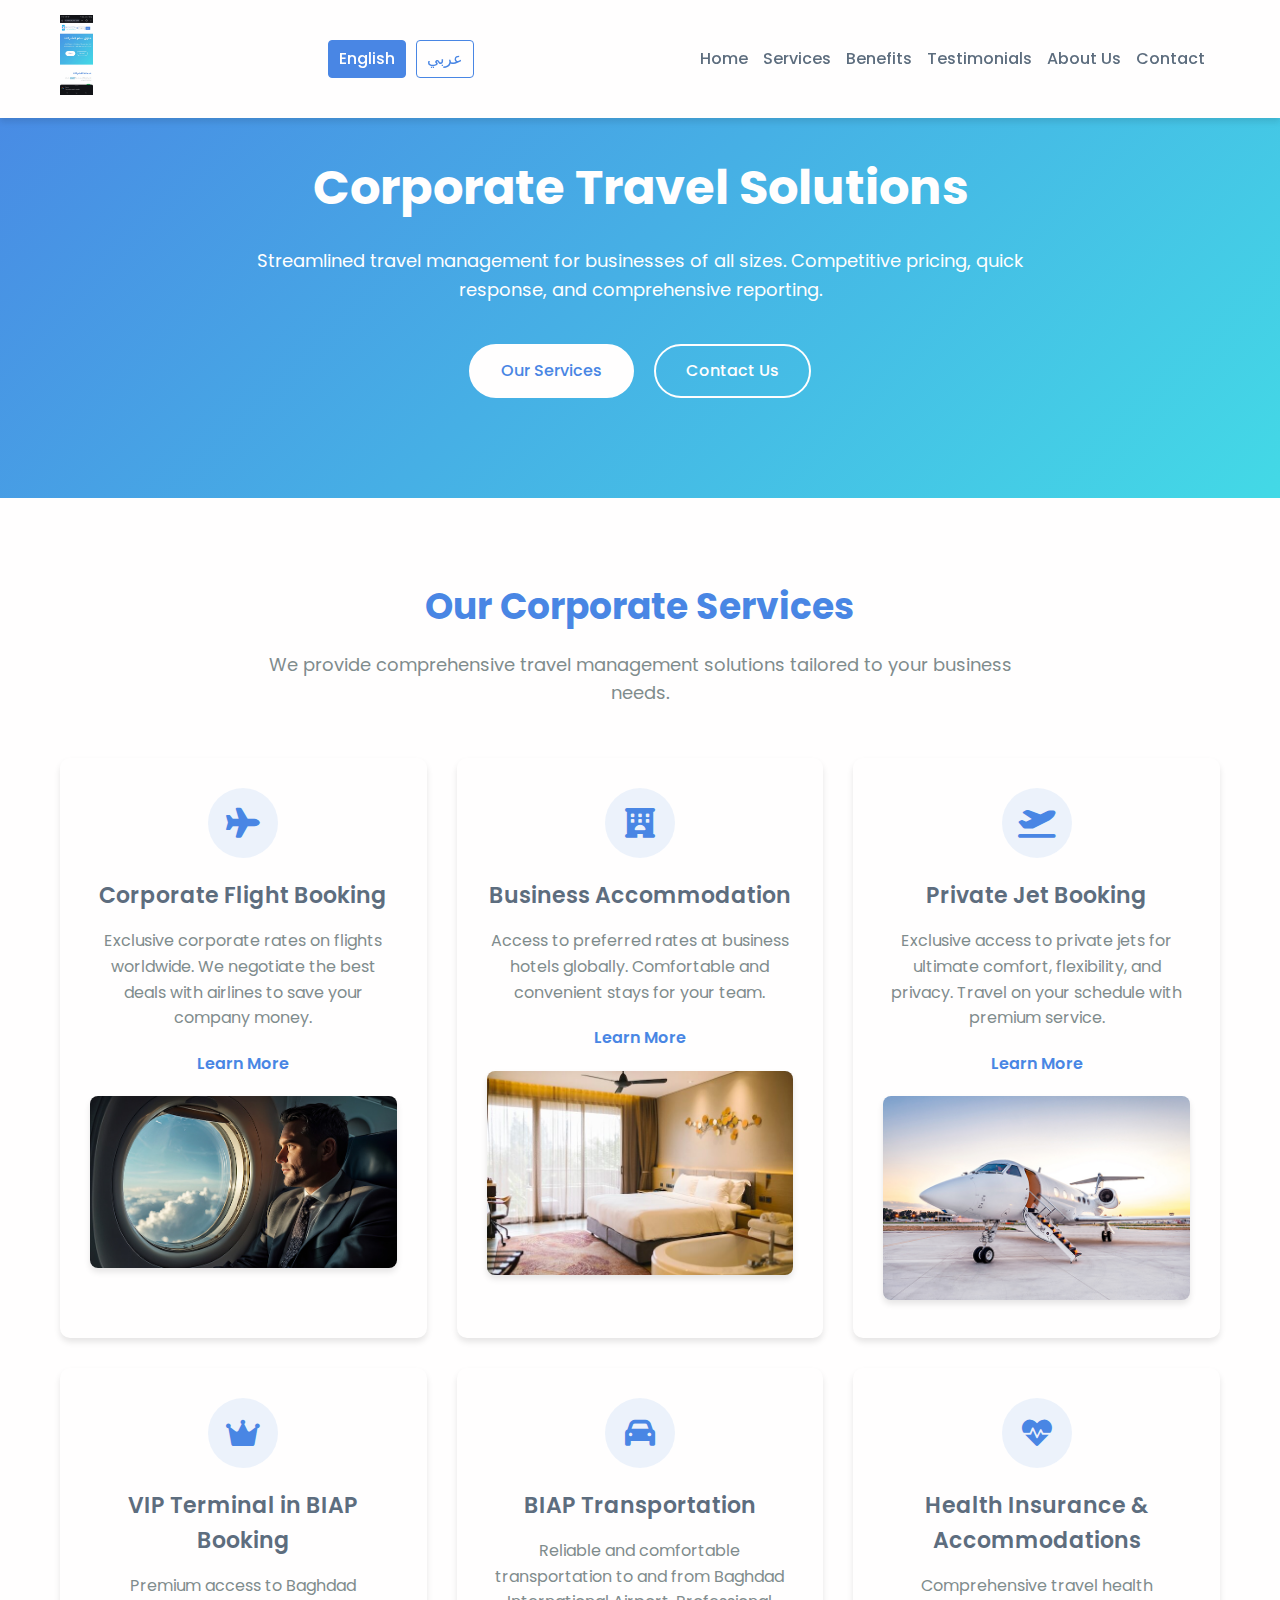
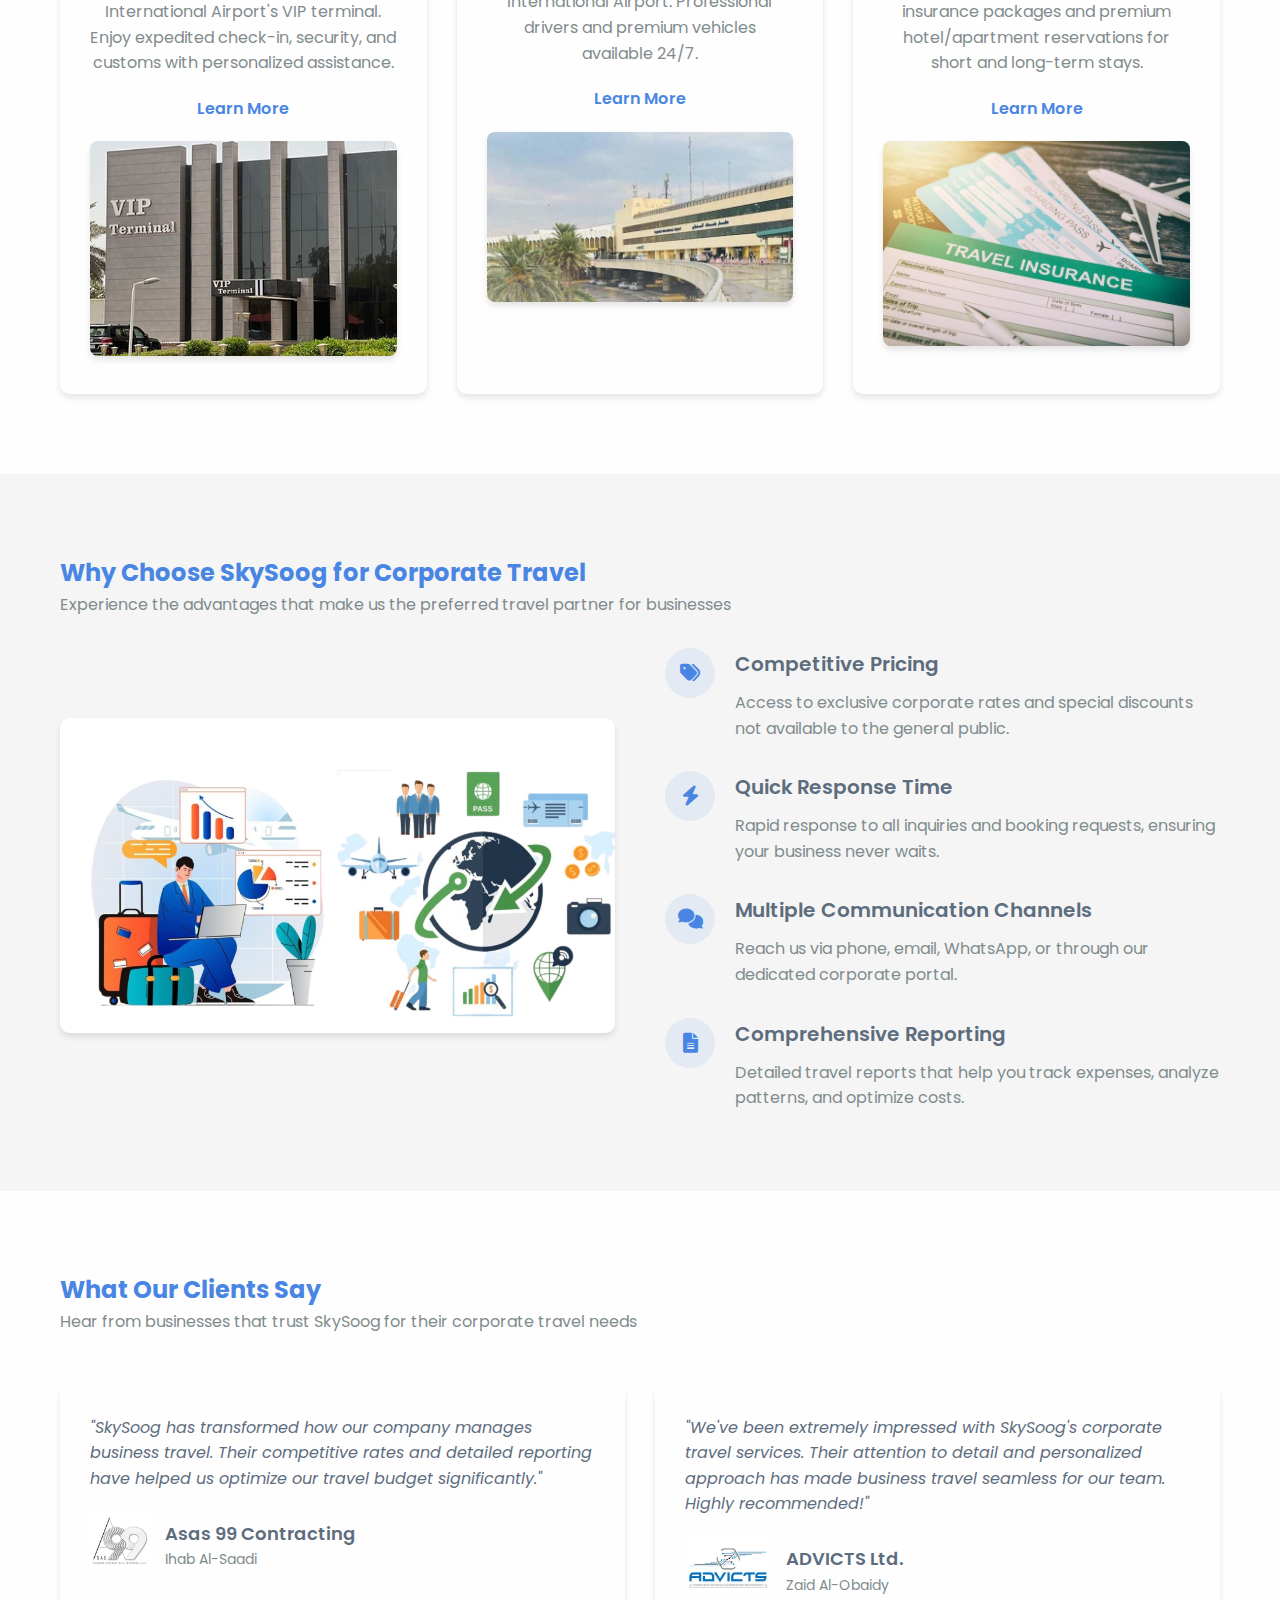
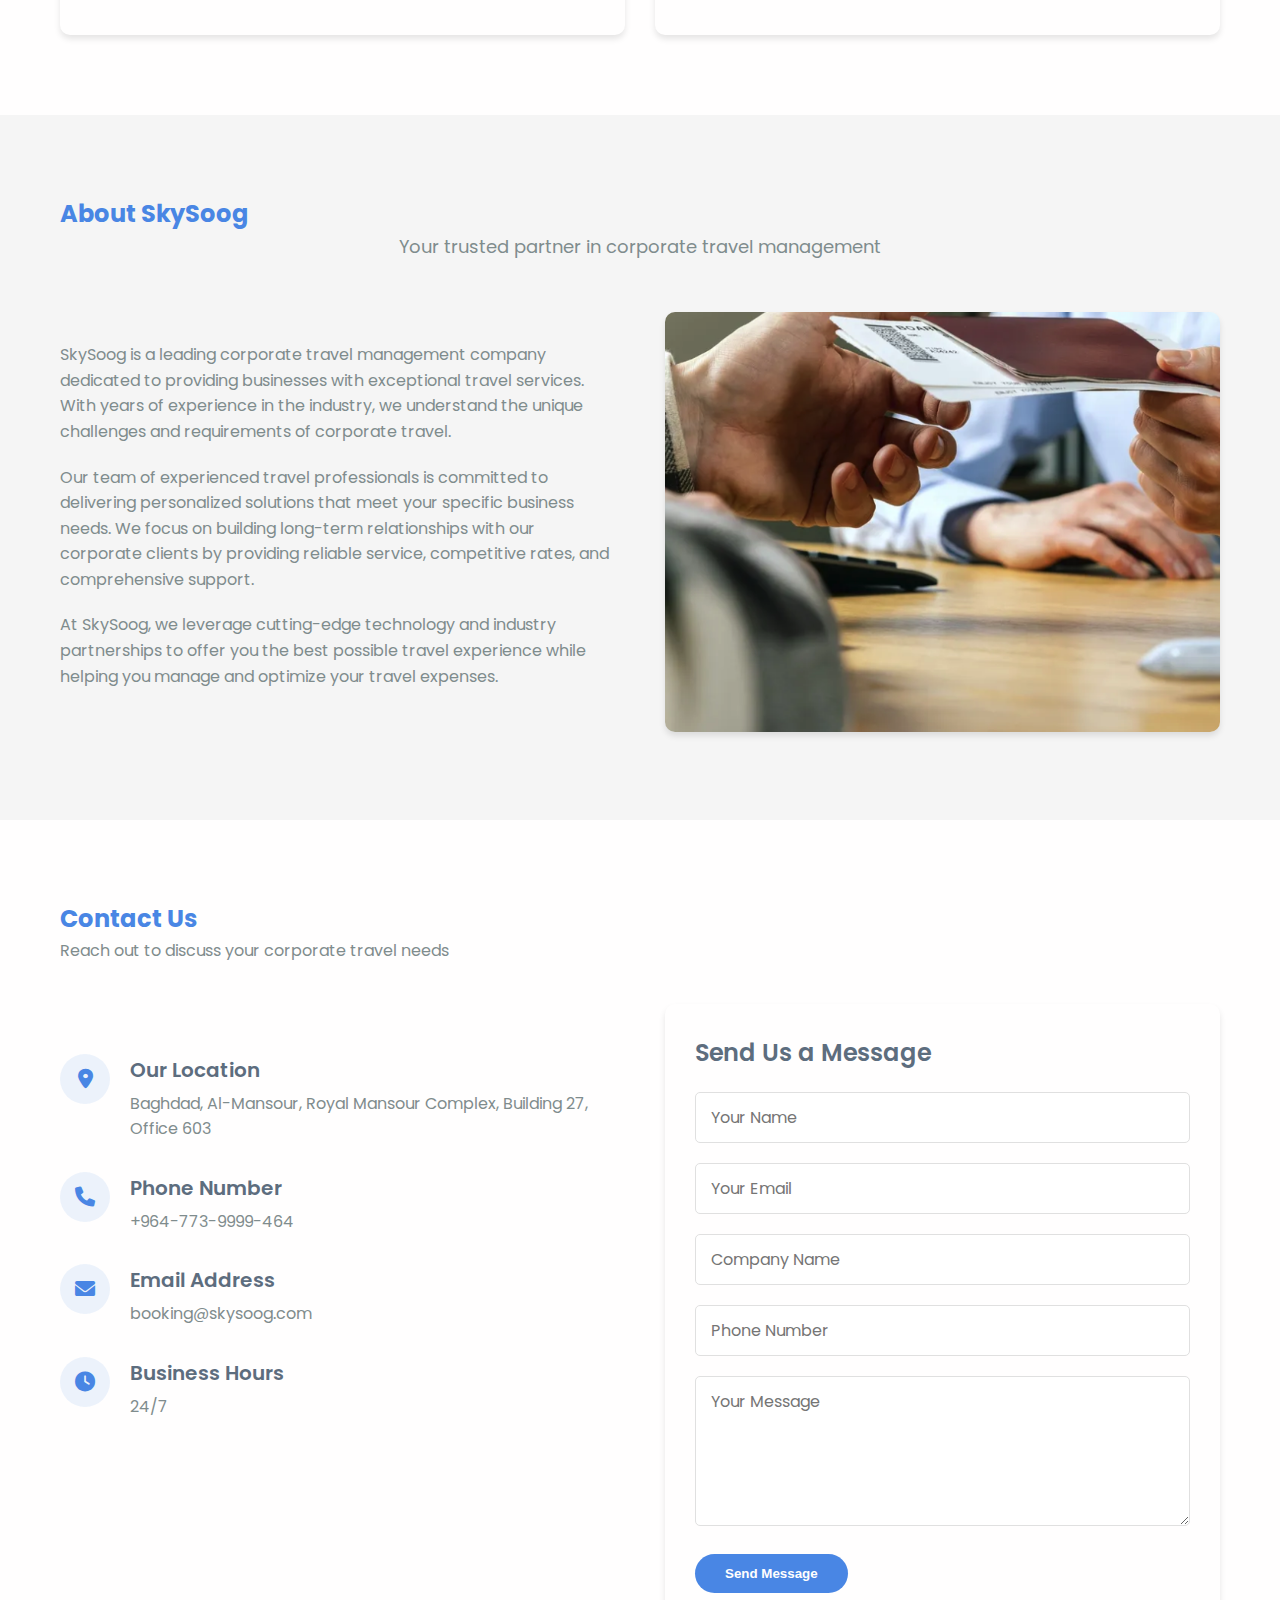
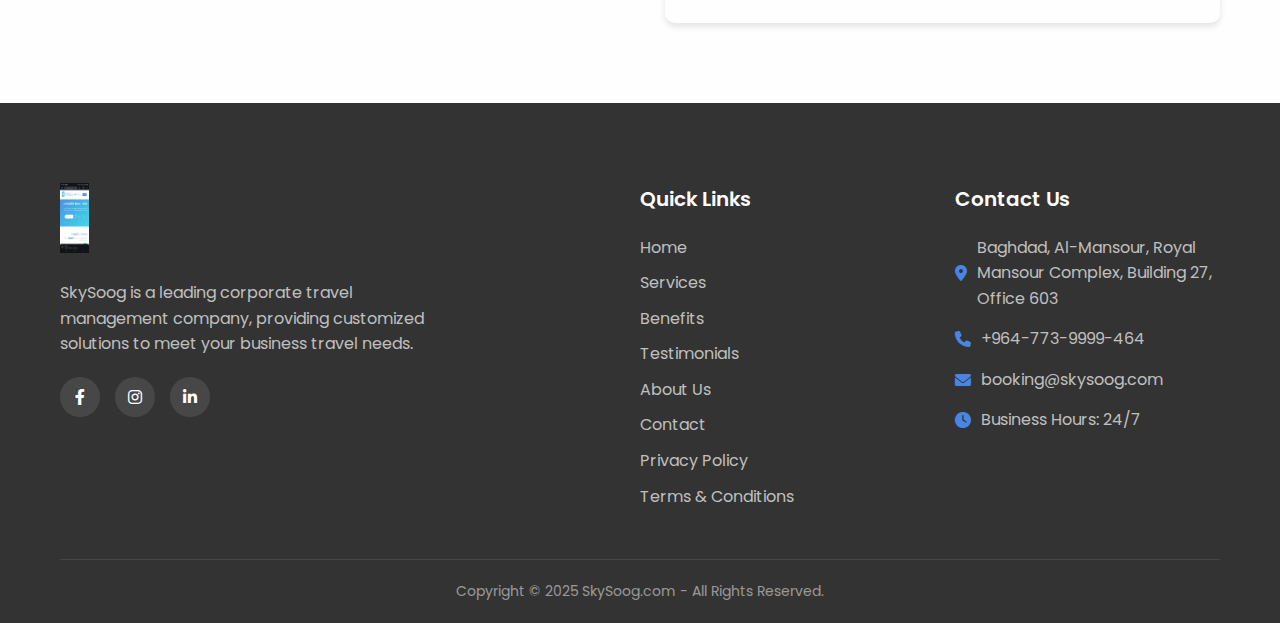
<file: index.html>
<!DOCTYPE html>
<html lang="en">
<head>
<link rel="apple-touch-icon" sizes="180x180" href="/apple-touch-icon.png">
<link rel="icon" type="image/png" sizes="32x32" href="/favicon-32x32.png">
<link rel="icon" type="image/png" sizes="16x16" href="/favicon-16x16.png">
<link rel="manifest" href="/site.webmanifest">
<link rel="shortcut icon" href="/favicon.ico">
<meta name="msapplication-TileColor" content="#ffffff">
<meta name="theme-color" content="#ffffff">
    <meta charset="UTF-8">
    <meta name="viewport" content="width=device-width, initial-scale=1.0">
    <title>SkySoog - Corporate Travel Agency Iraq | Business Travel Solutions Baghdad</title>
    <meta name="description" content="SkySoog: Leading corporate travel agency in Iraq. Offering business travel solutions, flight booking, VIP services in Baghdad (BIAP), private jets, and hotel accommodations for companies.">
    <meta name="keywords" content="corporate travel iraq, business travel baghdad, travel management company iraq, skysoog, corporate flight booking, vip terminal biap, private jet iraq, business accommodation iraq, executive travel services">
    <link rel="stylesheet" href="https://cdnjs.cloudflare.com/ajax/libs/font-awesome/6.0.0-beta3/css/all.min.css">
    <link href="https://fonts.googleapis.com/css2?family=Poppins:wght@300;400;500;600;700&display=swap" rel="stylesheet">
    <link rel="stylesheet" href="css/styles.css">
    <link rel="stylesheet" href="css/whatsapp-button.css">
</head>
<body>
    <!-- Header -->
    <header>
        <div class="container header-container">
            <div class="logo">
                <a href="index.html">
                    <img src="images/logo.png" alt="SkySoog Logo - Corporate Travel Agency Iraq">
                </a>
            </div>
            <div class="mobile-controls">
                <button class="mobile-menu-btn">
                    <i class="fas fa-bars"></i>
                </button>
                <div class="language-switcher">
                    <a href="index.html" class="language-btn active">English</a>
                    <a href="ar/index.html" class="language-btn">عربي</a>
                </div>
            </div>
            <ul class="nav-menu">
                <li><a href="#hero">Home</a></li>
                <li><a href="#services">Services</a></li>
                <li><a href="#benefits">Benefits</a></li>
                <li><a href="#testimonials">Testimonials</a></li>
                <li><a href="#about">About Us</a></li>
                <li><a href="#contact">Contact</a></li>
            </ul>
        </div>
    </header>

    <!-- Hero Section -->
    <section id="hero" class="hero">
        <div class="container">
            <h1>Corporate Travel Solutions</h1>
            <p>Streamlined travel management for businesses of all sizes. Competitive pricing, quick response, and comprehensive reporting.</p>
            <div class="hero-btns">
                <a href="#services" class="btn">Our Services</a>
                <a href="#contact" class="btn btn-outline">Contact Us</a>
            </div>
        </div>
    </section>

    <!-- Services Section -->
    <section id="services" class="section">
        <div class="container">
            <h2 class="section-title">Our Corporate Services</h2>
            <p class="section-subtitle">We provide comprehensive travel management solutions tailored to your business needs.</p>
            
            <div class="services-grid">
                <div class="service-card">
                    <div class="service-icon">
                        <i class="fas fa-plane"></i>
                    </div>
                    <h3>Corporate Flight Booking</h3>
                    <p>Exclusive corporate rates on flights worldwide. We negotiate the best deals with airlines to save your company money.</p>
                    <a href="#contact" class="btn-text">Learn More</a>
                    <img src="images/services/corporate_flight.jpg" alt="Corporate Flight Booking Iraq - SkySoog" class="service-image">
                </div>
                <div class="service-card">
                    <div class="service-icon">
                        <i class="fas fa-hotel"></i>
                    </div>
                    <h3>Business Accommodation</h3>
                    <p>Access to preferred rates at business hotels globally. Comfortable and convenient stays for your team.</p>
                    <a href="#contact" class="btn-text">Learn More</a>
                    <img src="images/services/business_accommodation.jpg" alt="Business Accommodation Iraq - SkySoog" class="service-image">
                </div>
                <div class="service-card">
                    <div class="service-icon">
                        <i class="fas fa-plane-departure"></i>
                    </div>
                    <h3>Private Jet Booking</h3>
                    <p>Exclusive access to private jets for ultimate comfort, flexibility, and privacy. Travel on your schedule with premium service.</p>
                    <a href="#contact" class="btn-text">Learn More</a>
                    <img src="images/services/new/private_jet.jpg" alt="Private Jet Booking Iraq - SkySoog" class="service-image">
                </div>
                <div class="service-card">
                    <div class="service-icon">
                        <i class="fas fa-crown"></i>
                    </div>
                    <h3>VIP Terminal in BIAP Booking</h3>
                    <p>Premium access to Baghdad International Airport's VIP terminal. Enjoy expedited check-in, security, and customs with personalized assistance.</p>
                    <a href="#contact" class="btn-text">Learn More</a>
                    <img src="images/services/new/vip_terminal.jpg" alt="VIP Terminal BIAP Baghdad - SkySoog Corporate Travel" class="service-image">
                </div>
                <div class="service-card">
                    <div class="service-icon">
                        <i class="fas fa-car"></i>
                    </div>
                    <h3>BIAP Transportation</h3>
                    <p>Reliable and comfortable transportation to and from Baghdad International Airport. Professional drivers and premium vehicles available 24/7.</p>
                    <a href="#contact" class="btn-text">Learn More</a>
                    <img src="images/services/new/biap_transport.jpg" alt="BIAP Transportation Baghdad - SkySoog Corporate Travel" class="service-image">
                </div>
                <div class="service-card">
                    <div class="service-icon">
                        <i class="fas fa-heartbeat"></i>
                    </div>
                    <h3>Health Insurance & Accommodations</h3>
                    <p>Comprehensive travel health insurance packages and premium hotel/apartment reservations for short and long-term stays.</p>
                    <a href="#contact" class="btn-text">Learn More</a>
                    <img src="images/services/new/health_insurance.jpg" alt="Health Insurance & Accommodation Iraq - SkySoog" class="service-image">
                </div>
            </div>
        </div>
    </section>

    <!-- First Divider above Benefits Section -->
    <div class="section-divider"></div>
    
    <!-- Benefits Section -->
    <section id="benefits" class="benefits-section">
        <div class="container">
            <div class="section-header">
                <h2 class="benefits-title">Why Choose SkySoog for Corporate Travel</h2>
                <p>Experience the advantages that make us the preferred travel partner for businesses</p>
            </div>
            <div style="margin-bottom: 30px;"></div>
            <div class="benefits-container">
                <div class="benefit-image">
                    <img src="images/corporate/corporate_travel_new3.jpg" alt="Corporate Travel Benefits Iraq - SkySoog">
                </div>
                <div class="benefit-content">
                    <div class="benefit-item">
                        <div class="benefit-icon">
                            <i class="fas fa-tags"></i>
                        </div>
                        <div class="benefit-text">
                            <h3>Competitive Pricing</h3>
                            <p>Access to exclusive corporate rates and special discounts not available to the general public.</p>
                        </div>
                    </div>
                    <div class="benefit-item">
                        <div class="benefit-icon">
                            <i class="fas fa-bolt"></i>
                        </div>
                        <div class="benefit-text">
                            <h3>Quick Response Time</h3>
                            <p>Rapid response to all inquiries and booking requests, ensuring your business never waits.</p>
                        </div>
                    </div>
                    <div class="benefit-item">
                        <div class="benefit-icon">
                            <i class="fas fa-comments"></i>
                        </div>
                        <div class="benefit-text">
                            <h3>Multiple Communication Channels</h3>
                            <p>Reach us via phone, email, WhatsApp, or through our dedicated corporate portal.</p>
                        </div>
                    </div>
                    <div class="benefit-item">
                        <div class="benefit-icon">
                            <i class="fas fa-file-alt"></i>
                        </div>
                        <div class="benefit-text">
                            <h3>Comprehensive Reporting</h3>
                            <p>Detailed travel reports that help you track expenses, analyze patterns, and optimize costs.</p>
                        </div>
                    </div>
                </div>
            </div>
        </div>
    </section>

    <!-- Second Divider above Testimonials Section -->
    <div class="section-divider"></div>
    
    <!-- Testimonials Section -->
    <section id="testimonials" class="testimonials-section">
        <div class="container">
            <div class="section-header">
                <h2>What Our Clients Say</h2>
                <p>Hear from businesses that trust SkySoog for their corporate travel needs</p>
            </div>
            <div class="testimonials-container">
                <div class="testimonial-card">
                    <div class="testimonial-content">
                        <p>"SkySoog has transformed how our company manages business travel. Their competitive rates and detailed reporting have helped us optimize our travel budget significantly."</p>
                    </div>
                    <div class="testimonial-author">
                        <a href="https://asas99.ae/" target="_blank">
                            <img src="images/asas99_logo.png" alt="Asas 99 Contracting - SkySoog Client" style="border-radius: 0; height: 60px; width: auto;">
                        </a>
                        <div class="author-info">
                            <h4>Asas 99 Contracting</h4>
                            <p>Ihab Al-Saadi</p>
                        </div>
                    </div>
                </div>
                <div class="testimonial-card">
                    <div class="testimonial-content">
                        <p>"We've been extremely impressed with SkySoog's corporate travel services. Their attention to detail and personalized approach has made business travel seamless for our team. Highly recommended!"</p>
                    </div>
                    <div class="testimonial-author">
                        <a href="https://advicts.com/" target="_blank">
                            <img src="images/advicts_logo.jpg" alt="ADVICTS Ltd. - SkySoog Client" style="border-radius: 0; height: 60px; width: auto;">
                        </a>
                        <div class="author-info">
                            <h4>ADVICTS Ltd.</h4>
                            <p>Zaid Al-Obaidy</p>
                        </div>
                    </div>
                </div>
            </div>
        </div>
    </section>

    <!-- Third Divider above About Section -->
    <div class="section-divider"></div>
    
    <!-- About Section -->
    <section id="about" class="about-section">
        <div class="container">
            <div class="section-header">
                <h2>About SkySoog</h2>
                <p class="section-subtitle">Your trusted partner in corporate travel management</p>
            </div>
            <div class="about-container">
                <div class="about-content">
                    <p>SkySoog is a leading corporate travel management company dedicated to providing businesses with exceptional travel services. With years of experience in the industry, we understand the unique challenges and requirements of corporate travel.</p>
                    <p>Our team of experienced travel professionals is committed to delivering personalized solutions that meet your specific business needs. We focus on building long-term relationships with our corporate clients by providing reliable service, competitive rates, and comprehensive support.</p>
                    <p>At SkySoog, we leverage cutting-edge technology and industry partnerships to offer you the best possible travel experience while helping you manage and optimize your travel expenses.</p>
                </div>
                <div class="about-image">
                    <img src="images/corporate/about_image.png" alt="About SkySoog Corporate Travel Agency Iraq">
                </div>
            </div>
        </div>
    </section>

    <!-- Fourth Divider above Contact Section -->
    <div class="section-divider"></div>
    
    <!-- Contact Section -->
    <section id="contact" class="contact-section">
        <div class="container">
            <div class="section-header">
                <h2>Contact Us</h2>
                <p>Reach out to discuss your corporate travel needs</p>
            </div>
            <div style="margin-bottom: 20px;"></div>
            <div class="contact-container">
                <div class="contact-info">
                    <div class="contact-item">
                        <div class="contact-icon">
                            <i class="fas fa-map-marker-alt"></i>
                        </div>
                        <div class="contact-text">
                            <h3>Our Location</h3>
                            <p>Baghdad, Al-Mansour, Royal Mansour Complex, Building 27, Office 603</p>
                        </div>
                    </div>
                    <div class="contact-item">
                        <div class="contact-icon">
                            <i class="fas fa-phone"></i>
                        </div>
                        <div class="contact-text">
                            <h3>Phone Number</h3>
                            <p><a href="tel:+9647739999464">+964-773-9999-464</a></p>
                        </div>
                    </div>
                    <div class="contact-item">
                        <div class="contact-icon">
                            <i class="fas fa-envelope"></i>
                        </div>
                        <div class="contact-text">
                            <h3>Email Address</h3>
                            <p><a href="mailto:booking@skysoog.com">booking@skysoog.com</a></p>
                        </div>
                    </div>
                    <div class="contact-item">
                        <div class="contact-icon">
                            <i class="fas fa-clock"></i>
                        </div>
                        <div class="contact-text">
                            <h3>Business Hours</h3>
                            <p>24/7</p>
                        </div>
                    </div>
                </div>
                <div class="contact-form">
                    <h3>Send Us a Message</h3>
                    <form id="corporateContactForm" action="https://formsubmit.co/info@skysoog.com" method="POST">
                        <div class="form-group">
                            <input type="text" id="name" name="name" placeholder="Your Name" required>
                        </div>
                        <div class="form-group">
                            <input type="email" id="email" name="email" placeholder="Your Email" required>
                        </div>
                        <div class="form-group">
                            <input type="text" id="company" name="company" placeholder="Company Name" required>
                        </div>
                        <div class="form-group">
                            <input type="tel" id="phone" name="phone" placeholder="Phone Number">
                        </div>
                        <div class="form-group">
                            <textarea id="message" name="message" placeholder="Your Message" required></textarea>
                        </div>
                        <input type="hidden" name="_subject" value="New Corporate Inquiry from SkySoog Website">
                        <input type="hidden" name="_captcha" value="false">
                        <input type="hidden" name="_next" value="https://skysoog.com/thank-you.html">
                        <button type="submit" class="btn btn-primary">Send Message</button>
                    </form>
                </div>
            </div>
        </div>
    </section>

    <!-- Footer -->
    <footer>
        <div class="container">
            <div class="footer-container">
                <div class="footer-about">
                    <div class="footer-logo">
                        <img src="images/logo.png" alt="SkySoog Footer Logo - Corporate Travel Iraq">
                    </div>
                    <p>SkySoog is a leading corporate travel management company, providing customized solutions to meet your business travel needs.</p>
                    <div class="social-links">
                        <a href="https://www.facebook.com/SkySoog" target="_blank"><i class="fab fa-facebook-f"></i></a>
                        <a href="https://www.instagram.com/skysoog/" target="_blank"><i class="fab fa-instagram"></i></a>
                        <a href="https://www.linkedin.com/company/skysoog" target="_blank"><i class="fab fa-linkedin-in"></i></a>
                    </div>
                </div>
                
                <div class="footer-links">
                    <h3 class="footer-title">Quick Links</h3>
                    <ul>
                        <li><a href="#hero">Home</a></li>
                        <li><a href="#services">Services</a></li>
                        <li><a href="#benefits">Benefits</a></li>
                        <li><a href="#testimonials">Testimonials</a></li>
                        <li><a href="#about">About Us</a></li>
                        <li><a href="#contact">Contact</a></li>
                        <li><a href="privacy-policy.html">Privacy Policy</a></li>
                        <li><a href="terms.html">Terms & Conditions</a></li>
                    </ul>
                </div>
                
                <div class="footer-contact">
                    <h3 class="footer-title">Contact Us</h3>
                    <p><i class="fas fa-map-marker-alt"></i> Baghdad, Al-Mansour, Royal Mansour Complex, Building 27, Office 603</p>
                    <p><i class="fas fa-phone"></i> <a href="tel:+9647739999464">+964-773-9999-464</a></p>
                    <p><i class="fas fa-envelope"></i> <a href="mailto:booking@skysoog.com">booking@skysoog.com</a></p>
                    <p><i class="fas fa-clock"></i> Business Hours: 24/7</p>
                </div>
            </div>
            
            <div class="footer-bottom">
                <p>Copyright © 2025 SkySoog.com - All Rights Reserved.</p>
            </div>
        </div>
    </footer>

    <script src="js/script.js"></script>
    <script src="js/whatsapp-button.js"></script>
</body>
</html>
</file>
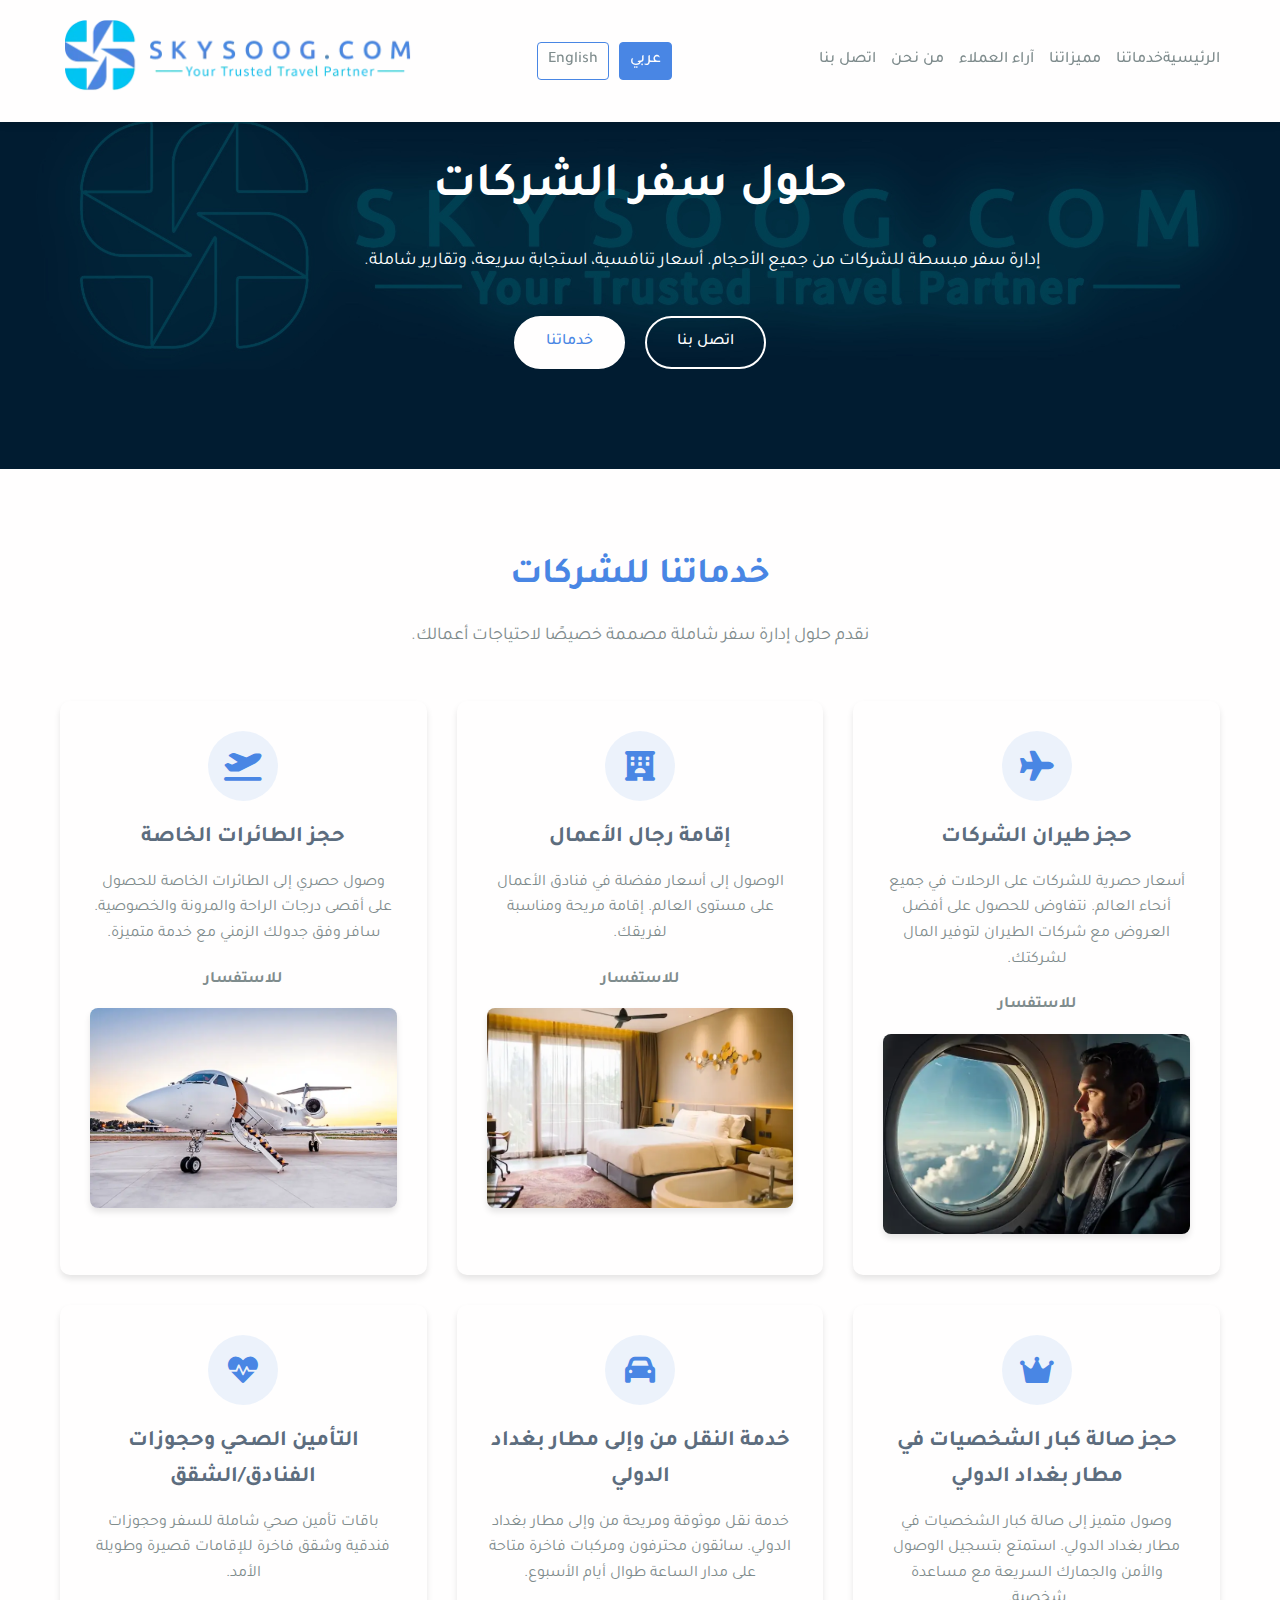
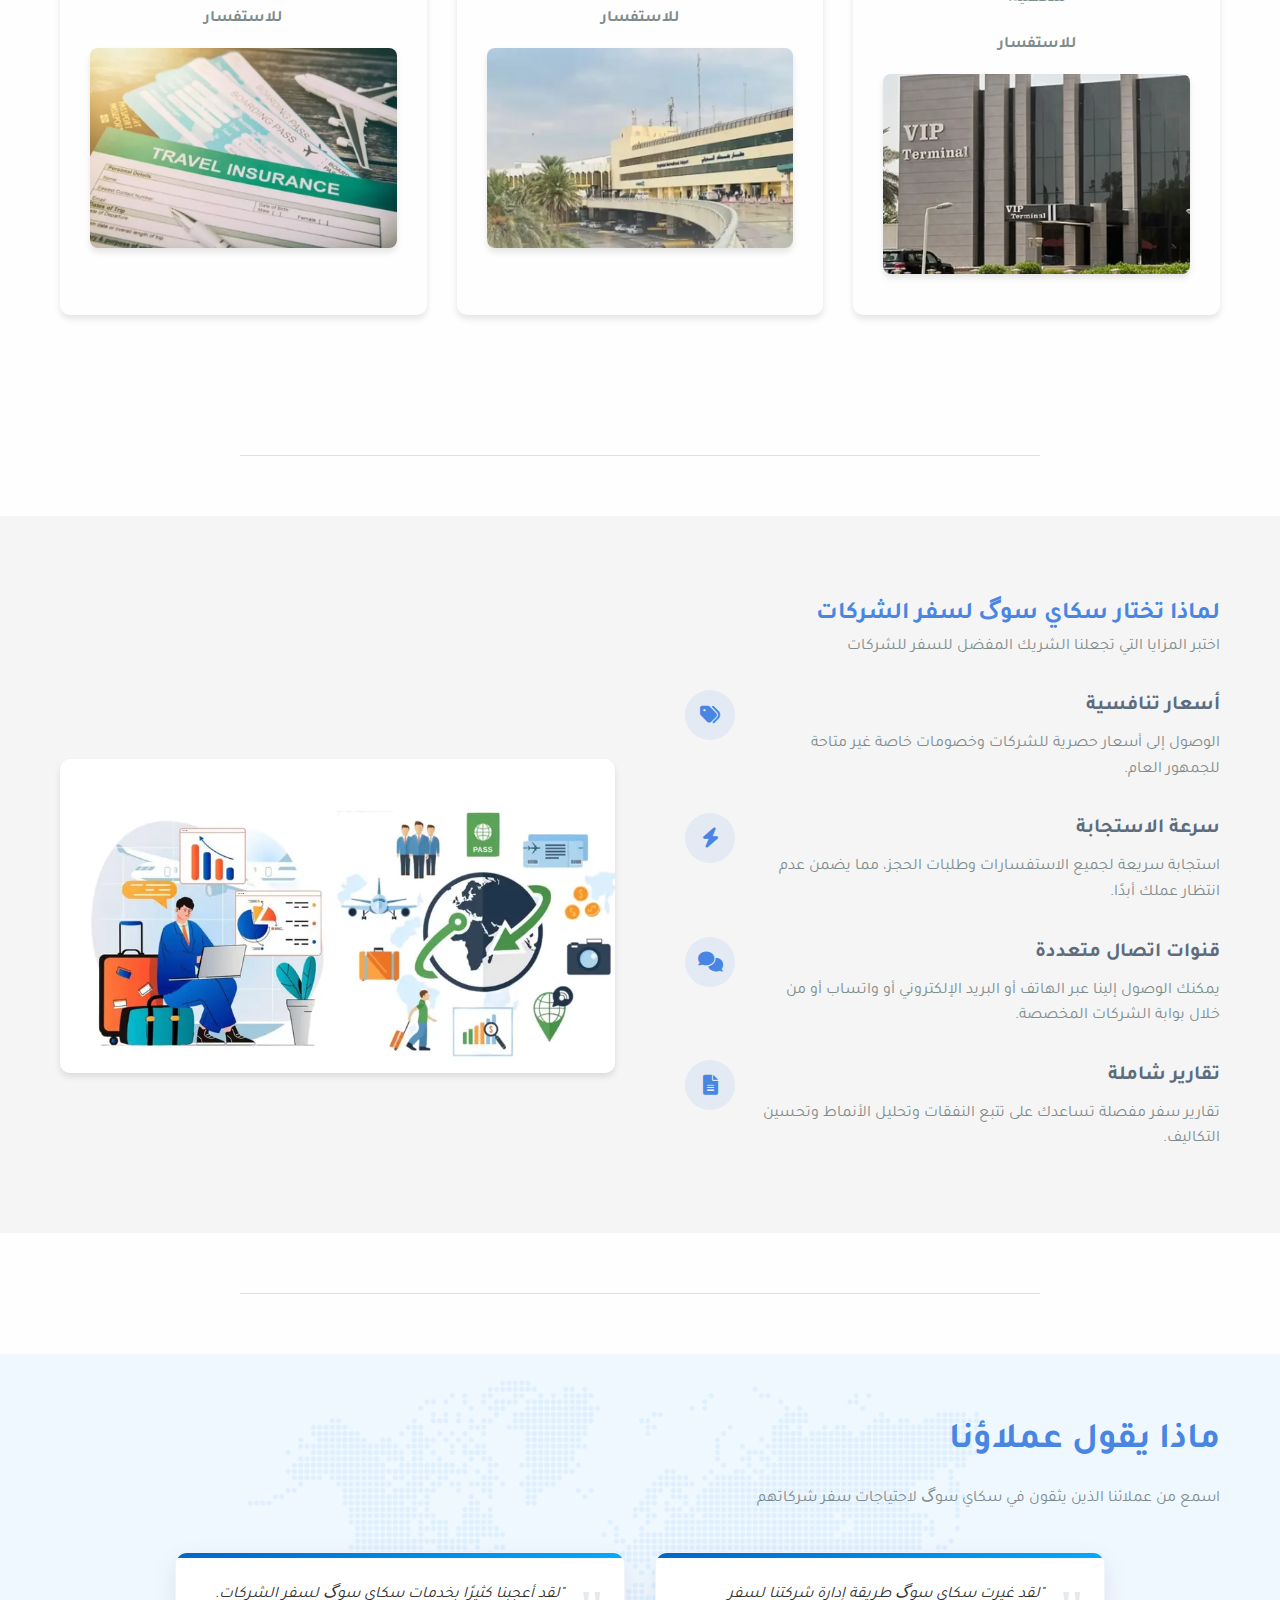
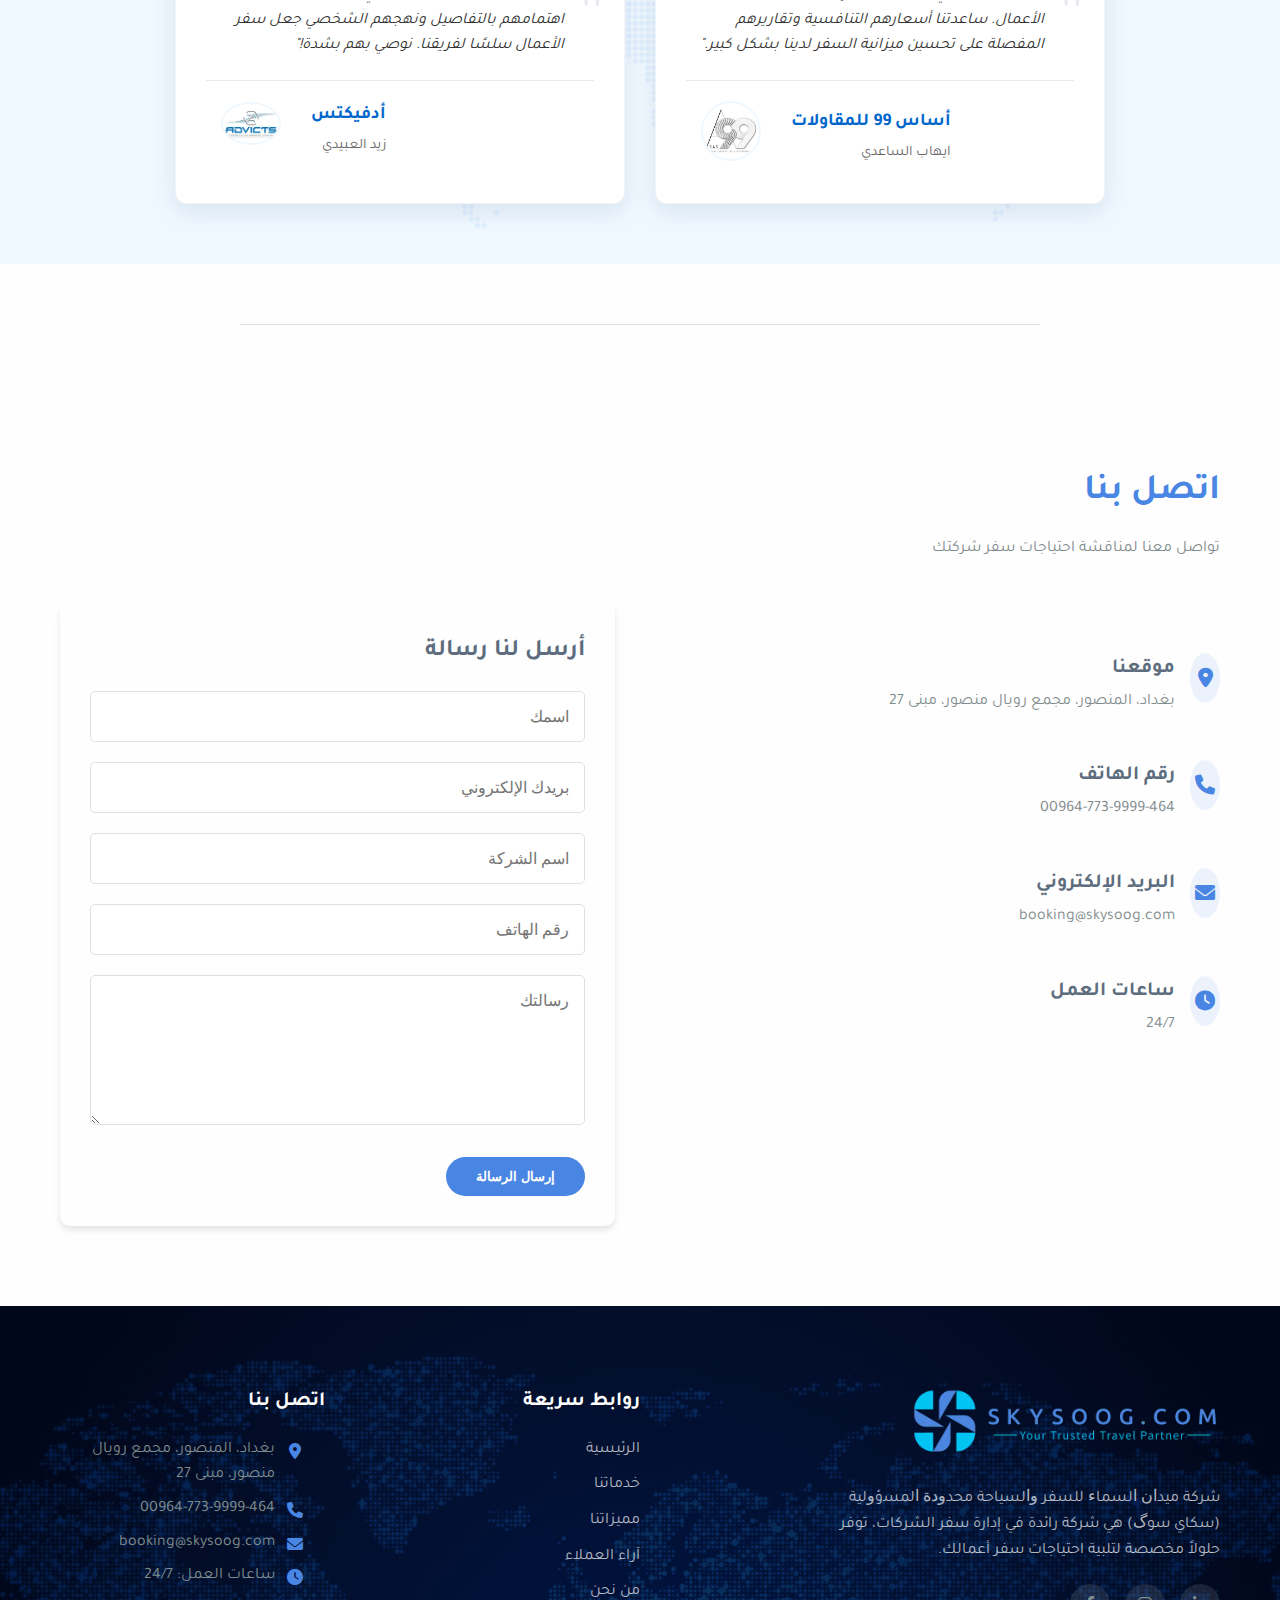
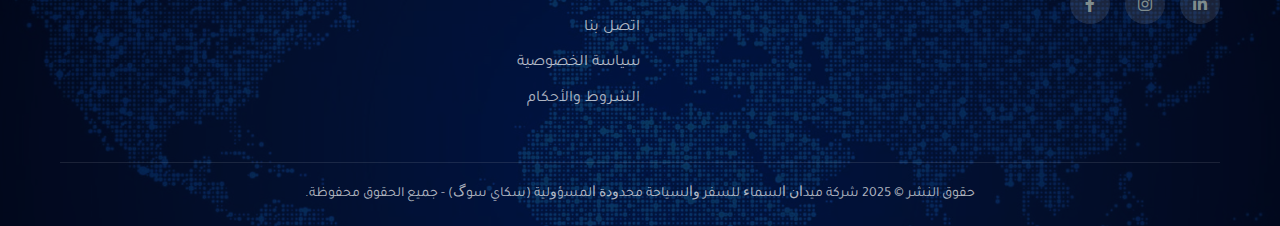
<file: ar/index.html>
<!DOCTYPE html>
<html lang="ar" dir="rtl">
<head>
<link rel="apple-touch-icon" sizes="180x180" href="/apple-touch-icon.png">
<link rel="icon" type="image/png" sizes="32x32" href="/favicon-32x32.png">
<link rel="icon" type="image/png" sizes="16x16" href="/favicon-16x16.png">
<link rel="manifest" href="/site.webmanifest">
<link rel="shortcut icon" href="/favicon.ico">
<meta name="msapplication-TileColor" content="#ffffff">
<meta name="theme-color" content="#ffffff">
    <meta charset="UTF-8">
    <meta name="viewport" content="width=device-width, initial-scale=1.0">
    <title>سكاي سوگ – وكالة سفر أعمال وحلول تنقل للشركات في العراق</title>
    <meta name="description" content="سكاي سوگ – وكالة سفر رائدة في العراق تقدم حلول تنقل متكاملة للشركات، تشمل حجوزات الطيران، الفنادق، والخدمات الخاصة.">
    <meta name="keywords" content="وكالة سفر شركات العراق, سفر أعمال بغداد, شركة إدارة السفر العراق, سكاي سوگ, حجز طيران الشركات, صالة كبار الشخصيات مطار بغداد, طائرة خاصة العراق, إقامة رجال الأعمال العراق, خدمات سفر تنفيذية">
    <link rel="stylesheet" href="https://cdnjs.cloudflare.com/ajax/libs/font-awesome/6.0.0-beta3/css/all.min.css">
    <link href="https://fonts.googleapis.com/css2?family=Tajawal:wght@300;400;500;700&display=swap" rel="stylesheet">
    <link rel="stylesheet" href="../css/styles.css">
  <link rel="stylesheet" href="../css/custom-backgrounds.css">
    <link rel="stylesheet" href="css/rtl-styles.css">
    <link rel="stylesheet" href="css/rtl-fixes.css">
    <link rel="stylesheet" href="../css/whatsapp-button.css">
    <!-- Canonical Tag -->
    <link rel="canonical" href="https://www.skysoog.com/ar/index.html" />
    <!-- Social Media Meta Tags -->
    <meta property="og:title" content="سكاي سوگ – وكالة سفر أعمال وحلول تنقل للشركات في العراق" />
    <meta property="og:description" content="سكاي سوگ – وكالة سفر رائدة في العراق تقدم حلول تنقل متكاملة للشركات، تشمل حجوزات الطيران، الفنادق، والخدمات الخاصة." />
    <meta property="og:type" content="website" />
    <meta property="og:url" content="https://www.skysoog.com/ar/index.html" />
    <meta property="og:image" content="https://www.skysoog.com/images/logo.png" />
    <meta property="og:site_name" content="سكاي سوگ" />
    <meta property="og:locale" content="ar_AR" />
    <meta name="twitter:card" content="summary_large_image" />
    <meta name="twitter:title" content="سكاي سوگ – وكالة سفر أعمال وحلول تنقل للشركات في العراق" />
    <meta name="twitter:description" content="سكاي سوگ – وكالة سفر رائدة في العراق تقدم حلول تنقل متكاملة للشركات، تشمل حجوزات الطيران، الفنادق، والخدمات الخاصة." />
    <meta name="twitter:image" content="https://www.skysoog.com/images/logo.png" />
    <meta name="twitter:url" content="https://www.skysoog.com/ar/index.html" />
    <!-- Schema.org JSON-LD -->
    <script type="application/ld+json">
    {
      "@context": "https://schema.org",
      "@type": "TravelAgency",
      "name": "SkySoog",
      "description": "SkySoog: Iraq's top corporate travel agency. We offer business travel solutions, flight booking, VIP services (BIAP), private jets & hotel accommodations.",
      "url": "https://www.skysoog.com/",
      "logo": "https://www.skysoog.com/images/logo.png",
      "telephone": "+964-773-9999-464",
      "email": "booking@skysoog.com",
      "address": {
        "@type": "PostalAddress",
        "streetAddress": "Royal Mansour Complex, Building 27, Office 603",
        "addressLocality": "Al-Mansour",
        "addressRegion": "Baghdad",
        "addressCountry": "IQ"
      },
      "openingHours": "Mo-Su 00:00-23:59",
      "sameAs": [
        "https://www.facebook.com/SkySoog",
        "https://www.instagram.com/skysoog/",
        "https://www.linkedin.com/company/skysoog"
      ]
    }
    </script>
    <!-- Google tag (gtag.js) -->
    <script async src="https://www.googletagmanager.com/gtag/js?id=G-9ZWJFT4MC8"></script>
    <script>
      window.dataLayer = window.dataLayer || [];
      function gtag(){dataLayer.push(arguments);}
      gtag("js", new Date());

      gtag("config", "G-9ZWJFT4MC8");
    </script>
</head>
<body>
    <!-- Header -->
    <header>
        <div class="container header-container">
            <div class="logo">
                <a href="index.html">
                    <picture>
                        <source srcset="../images/logo.webp" type="image/webp">
                        <img src="../images/logo.png" alt="شعار سكاي سوگ - وكالة سفر شركات العراق">
                    </picture>
                </a>
            </div>
            <div class="mobile-controls">
                <div class="language-switcher">
                    <a href="../index.html" class="language-btn">English</a>
                    <a href="index.html" class="language-btn active">عربي</a>
                </div>
                <button class="mobile-menu-btn">
                    <i class="fas fa-bars"></i>
                </button>
            </div>
            <ul class="nav-menu">
                <li><a href="#contact">اتصل بنا</a></li>
                <li><a href="about-us.html">من نحن</a></li>
                <li><a href="#testimonials">آراء العملاء</a></li>
                <li><a href="#benefits">مميزاتنا</a></li>
                <li><a href="#services">خدماتنا</a></li>
                <li><a href="#hero">الرئيسية</a></li>
            </ul>
        </div>
    </header>

    <!-- Hero Section -->
    <section id="hero" class="hero">
        <div class="container">
            <h1 style="color: #ffffff; text-align: center;">حلول سفر الشركات</h1>
            <p style="color: #ffffff;">إدارة سفر مبسطة للشركات من جميع الأحجام. أسعار تنافسية، استجابة سريعة، وتقارير شاملة.</p>
            <div class="hero-btns">
                <a href="#services" class="btn">خدماتنا</a>
                <a href="#contact" class="btn btn-outline">اتصل بنا</a>
            </div>
        </div>
    </section>

    <!-- Services Section -->
    <section id="services" class="section">
        <div class="container">
            <h2 class="section-title" style="text-align: center;">خدماتنا للشركات</h2>
            <p class="section-subtitle" style="text-align: center;">نقدم حلول إدارة سفر شاملة مصممة خصيصًا لاحتياجات أعمالك.</p>
            
            <div class="services-grid">
                <div class="service-card">
                    <div class="service-icon">
                        <i class="fas fa-plane"></i>
                    </div>
                    <h3>حجز طيران الشركات</h3>
                    <p>أسعار حصرية للشركات على الرحلات في جميع أنحاء العالم. نتفاوض للحصول على أفضل العروض مع شركات الطيران لتوفير المال لشركتك.</p>
                    <a href="#contact" class="btn-text">للاستفسار</a>
                    <picture>
                        <source srcset="../images/services/corporate_flight-400w.webp 400w, ../images/services/corporate_flight-800w.webp 800w, ../images/services/corporate_flight-1200w.webp 1200w" sizes="(max-width: 768px) 100vw, (max-width: 992px) 50vw, 33vw" type="image/webp">
                        <img srcset="../images/services/corporate_flight-400w.jpg 400w, ../images/services/corporate_flight-800w.jpg 800w, ../images/services/corporate_flight-1200w.jpg 1200w" sizes="(max-width: 768px) 100vw, (max-width: 992px) 50vw, 33vw" src="../images/services/corporate_flight.jpg" alt="حجز طيران الشركات العراق - سكاي سوگ" class="service-image">
                    </picture>
                </div>
                <div class="service-card">
                    <div class="service-icon">
                        <i class="fas fa-hotel"></i>
                    </div>
                    <h3>إقامة رجال الأعمال</h3>
                    <p>الوصول إلى أسعار مفضلة في فنادق الأعمال على مستوى العالم. إقامة مريحة ومناسبة لفريقك.</p>
                    <a href="#contact" class="btn-text">للاستفسار</a>
                    <picture>
                        <source srcset="../images/services/business_accommodation-400w.webp 400w, ../images/services/business_accommodation-800w.webp 800w, ../images/services/business_accommodation-1200w.webp 1200w" sizes="(max-width: 768px) 100vw, (max-width: 992px) 50vw, 33vw" type="image/webp">
                        <img srcset="../images/services/business_accommodation-400w.jpg 400w, ../images/services/business_accommodation-800w.jpg 800w, ../images/services/business_accommodation-1200w.jpg 1200w" sizes="(max-width: 768px) 100vw, (max-width: 992px) 50vw, 33vw" src="../images/services/business_accommodation.jpg" alt="إقامة رجال الأعمال العراق - سكاي سوگ" class="service-image">
                    </picture>
                </div>
                <div class="service-card">
                    <div class="service-icon">
                        <i class="fas fa-plane-departure"></i>
                    </div>
                    <h3>حجز الطائرات الخاصة</h3>
                    <p>وصول حصري إلى الطائرات الخاصة للحصول على أقصى درجات الراحة والمرونة والخصوصية. سافر وفق جدولك الزمني مع خدمة متميزة.</p>
                    <a href="#contact" class="btn-text">للاستفسار</a>
                    <picture>
                        <source srcset="../images/services/new/private_jet-400w.webp 400w, ../images/services/new/private_jet-800w.webp 800w, ../images/services/new/private_jet-1200w.webp 1200w" sizes="(max-width: 768px) 100vw, (max-width: 992px) 50vw, 33vw" type="image/webp">
                        <img srcset="../images/services/new/private_jet-400w.jpg 400w, ../images/services/new/private_jet-800w.jpg 800w, ../images/services/new/private_jet-1200w.jpg 1200w" sizes="(max-width: 768px) 100vw, (max-width: 992px) 50vw, 33vw" src="../images/services/new/private_jet.jpg" alt="حجز طائرات خاصة العراق - سكاي سوگ" class="service-image">
                    </picture>
                </div>
                <div class="service-card">
                    <div class="service-icon">
                        <i class="fas fa-crown"></i>
                    </div>
                    <h3>حجز صالة كبار الشخصيات في مطار بغداد الدولي</h3>
                    <p>وصول متميز إلى صالة كبار الشخصيات في مطار بغداد الدولي. استمتع بتسجيل الوصول والأمن والجمارك السريعة مع مساعدة شخصية.</p>
                    <a href="#contact" class="btn-text">للاستفسار</a>
                    <picture>
                        <source srcset="../images/services/new/vip_terminal-400w.webp 400w, ../images/services/new/vip_terminal-800w.webp 800w, ../images/services/new/vip_terminal-1200w.webp 1200w" sizes="(max-width: 768px) 100vw, (max-width: 992px) 50vw, 33vw" type="image/webp">
                        <img srcset="../images/services/new/vip_terminal-400w.jpg 400w, ../images/services/new/vip_terminal-800w.jpg 800w, ../images/services/new/vip_terminal-1200w.jpg 1200w" sizes="(max-width: 768px) 100vw, (max-width: 992px) 50vw, 33vw" src="../images/services/new/vip_terminal.jpg" alt="حجز صالة كبار الشخصيات مطار بغداد - سكاي سوگ" class="service-image">
                    </picture>
                </div>
                <div class="service-card">
                    <div class="service-icon">
                        <i class="fas fa-car"></i>
                    </div>
                    <h3>خدمة النقل من وإلى مطار بغداد الدولي</h3>
                    <p>خدمة نقل موثوقة ومريحة من وإلى مطار بغداد الدولي. سائقون محترفون ومركبات فاخرة متاحة على مدار الساعة طوال أيام الأسبوع.</p>
                    <a href="#contact" class="btn-text">للاستفسار</a>
                    <picture>
                        <source srcset="../images/services/new/biap_transport-400w.webp 400w, ../images/services/new/biap_transport-800w.webp 800w, ../images/services/new/biap_transport-1200w.webp 1200w" sizes="(max-width: 768px) 100vw, (max-width: 992px) 50vw, 33vw" type="image/webp">
                        <img srcset="../images/services/new/biap_transport-400w.jpg 400w, ../images/services/new/biap_transport-800w.jpg 800w, ../images/services/new/biap_transport-1200w.jpg 1200w" sizes="(max-width: 768px) 100vw, (max-width: 992px) 50vw, 33vw" src="../images/services/new/biap_transport.jpg" alt="خدمة النقل مطار بغداد الدولي - سكاي سوگ" class="service-image">
                    </picture>
                </div>
                <div class="service-card">
                    <div class="service-icon">
                        <i class="fas fa-heartbeat"></i>
                    </div>
                    <h3>التأمين الصحي وحجوزات الفنادق/الشقق</h3>
                    <p>باقات تأمين صحي شاملة للسفر وحجوزات فندقية وشقق فاخرة للإقامات قصيرة وطويلة الأمد.</p>
                    <a href="#contact" class="btn-text">للاستفسار</a>
                    <picture>
                        <source srcset="../images/services/new/health_insurance-400w.webp 400w, ../images/services/new/health_insurance-800w.webp 800w, ../images/services/new/health_insurance-1200w.webp 1200w" sizes="(max-width: 768px) 100vw, (max-width: 992px) 50vw, 33vw" type="image/webp">
                        <img srcset="../images/services/new/health_insurance-400w.jpg 400w, ../images/services/new/health_insurance-800w.jpg 800w, ../images/services/new/health_insurance-1200w.jpg 1200w" sizes="(max-width: 768px) 100vw, (max-width: 992px) 50vw, 33vw" src="../images/services/new/health_insurance.jpg" alt="التأمين الصحي والإقامة العراق - سكاي سوگ" class="service-image">
                    </picture>
                </div>
            </div>
        </div>
    </section>

    <!-- First Divider above Benefits Section -->
    <div class="section-divider"></div>
    
    <!-- Benefits Section -->
    <section id="benefits" class="benefits-section">
        <div class="container">
            <div class="section-header">
                <h2 class="benefits-title">لماذا تختار سكاي سوگ لسفر الشركات</h2>
                <p>اختبر المزايا التي تجعلنا الشريك المفضل للسفر للشركات</p>
            </div>
            <div style="margin-bottom: 30px;"></div>
            <div class="benefits-container">
                <div class="benefit-image">
                    <picture>
                        <source srcset="../images/corporate/corporate_travel_new3-400w.webp 400w, ../images/corporate/corporate_travel_new3-800w.webp 800w, ../images/corporate/corporate_travel_new3-1200w.webp 1200w" sizes="(max-width: 991px) 100vw, 50vw" type="image/webp">
                        <img srcset="../images/corporate/corporate_travel_new3-400w.jpg 400w, ../images/corporate/corporate_travel_new3-800w.jpg 800w, ../images/corporate/corporate_travel_new3-1200w.jpg 1200w" sizes="(max-width: 991px) 100vw, 50vw" src="../images/corporate/corporate_travel_new3.jpg" alt="مزايا سفر الشركات العراق - سكاي سوگ">
                    </picture>
                </div>
                <div class="benefit-content">
                    <div class="benefit-item">
                        <div class="benefit-icon">
                            <i class="fas fa-tags"></i>
                        </div>
                        <div class="benefit-text">
                            <h3>أسعار تنافسية</h3>
                            <p>الوصول إلى أسعار حصرية للشركات وخصومات خاصة غير متاحة للجمهور العام.</p>
                        </div>
                    </div>
                    <div class="benefit-item">
                        <div class="benefit-icon">
                            <i class="fas fa-bolt"></i>
                        </div>
                        <div class="benefit-text">
                            <h3>سرعة الاستجابة</h3>
                            <p>استجابة سريعة لجميع الاستفسارات وطلبات الحجز، مما يضمن عدم انتظار عملك أبدًا.</p>
                        </div>
                    </div>
                    <div class="benefit-item">
                        <div class="benefit-icon">
                            <i class="fas fa-comments"></i>
                        </div>
                        <div class="benefit-text">
                            <h3>قنوات اتصال متعددة</h3>
                            <p>يمكنك الوصول إلينا عبر الهاتف أو البريد الإلكتروني أو واتساب أو من خلال بوابة الشركات المخصصة.</p>
                        </div>
                    </div>
                    <div class="benefit-item">
                        <div class="benefit-icon">
                            <i class="fas fa-file-alt"></i>
                        </div>
                        <div class="benefit-text">
                            <h3>تقارير شاملة</h3>
                            <p>تقارير سفر مفصلة تساعدك على تتبع النفقات وتحليل الأنماط وتحسين التكاليف.</p>
                        </div>
                    </div>
                </div>
            </div>
        </div>
    </section>

    <!-- Second Divider above Testimonials Section -->
    <div class="section-divider"></div>
    
    <!-- Testimonials Section -->
    <section id="testimonials" class="testimonials-section">
        <div class="container">
            <div class="section-header">
                <h2 class="section-title">ماذا يقول عملاؤنا</h2>
                <p>اسمع من عملائنا الذين يثقون في سكاي سوگ لاحتياجات سفر شركاتهم</p>
            </div>
            <div class="testimonials-container">
                <div class="testimonial-card">
                    <div class="testimonial-content">
                        <p>"لقد غيرت سكاي سوگ طريقة إدارة شركتنا لسفر الأعمال. ساعدتنا أسعارهم التنافسية وتقاريرهم المفصلة على تحسين ميزانية السفر لدينا بشكل كبير."</p>
                    </div>
                    <div class="testimonial-author">
                        <a href="https://asas99.ae/" target="_blank" rel="noopener noreferrer">
                            <picture>
                                <source srcset="../images/asas99_logo.webp" type="image/webp">
                                <img src="../images/asas99_logo.png" alt="أساس 99 للمقاولات - عميل سكاي سوگ">
                            </picture>
                        </a>
                        <div class="author-info">
                            <h4>أساس 99 للمقاولات</h4>
                            <p>ايهاب الساعدي</p>
                        </div>
                    </div>
                </div>
                <div class="testimonial-card">
                    <div class="testimonial-content">
                        <p>"لقد أعجبنا كثيرًا بخدمات سكاي سوگ لسفر الشركات. اهتمامهم بالتفاصيل ونهجهم الشخصي جعل سفر الأعمال سلسًا لفريقنا. نوصي بهم بشدة!"</p>
                    </div>
                    <div class="testimonial-author">
                        <a href="https://advicts.com/" target="_blank" rel="noopener noreferrer">
                            <picture>
                                <source srcset="../images/advicts_logo.webp" type="image/webp">
                                <img src="../images/advicts_logo.jpg" alt="أدفيكتس - عميل سكاي سوگ">
                            </picture>
                        </a>
                        <div class="author-info">
                            <h4>أدفيكتس</h4>
                            <p>زيد العبيدي</p>
                        </div>
                    </div>
                </div>
            </div>
        </div>
    </section>

    <!-- Fourth Divider above Contact Section -->
    <div class="section-divider"></div>
    
    <!-- Contact Section -->
    <section id="contact" class="contact-section">
        <div class="container">
            <div class="section-header">
                <h2 class="section-title">اتصل بنا</h2>
                <p style="text-align: right;">تواصل معنا لمناقشة احتياجات سفر شركتك</p>
            </div>
            <div style="margin-bottom: 20px;"></div>
            <div class="contact-container">
                <div class="contact-info" style="text-align: right;">
                    <div class="contact-item" style="text-align: right; margin-bottom: 15px; display: flex; justify-content: flex-end;">
                        <div style="display: flex; align-items: flex-start;">
                            <div class="contact-icon" style="margin-left: 15px; color: #4986e4;">
                                <i class="fas fa-map-marker-alt"></i>
                            </div>
                            <div class="contact-text">
                                <h3 style="margin-bottom: 5px;">موقعنا</h3>
                                <p style="margin: 0;">بغداد، المنصور، مجمع رويال منصور، مبنى 27</p>
                            </div>
                        </div>
                    </div>
                    <div class="contact-item" style="text-align: right; margin-bottom: 15px; display: flex; justify-content: flex-end;">
                        <div style="display: flex; align-items: flex-start;">
                            <div class="contact-icon" style="margin-left: 15px; color: #4986e4;">
                                <i class="fas fa-phone"></i>
                            </div>
                            <div class="contact-text">
                                <h3 style="margin-bottom: 5px;">رقم الهاتف</h3>
                                <p style="margin: 0;"><a href="tel:+9647739999464">00964-773-9999-464</a></p>
                            </div>
                        </div>
                    </div>
                    <div class="contact-item" style="text-align: right; margin-bottom: 15px; display: flex; justify-content: flex-end;">
                        <div style="display: flex; align-items: flex-start;">
                            <div class="contact-icon" style="margin-left: 15px; color: #4986e4;">
                                <i class="fas fa-envelope"></i>
                            </div>
                            <div class="contact-text">
                                <h3 style="margin-bottom: 5px;">البريد الإلكتروني</h3>
                                <p style="margin: 0;"><a href="mailto:booking@skysoog.com">booking@skysoog.com</a></p>
                            </div>
                        </div>
                    </div>
                    <div class="contact-item" style="text-align: right; margin-bottom: 15px; display: flex; justify-content: flex-end;">
                        <div style="display: flex; align-items: flex-start;">
                            <div class="contact-icon" style="margin-left: 15px; color: #4986e4;">
                                <i class="fas fa-clock"></i>
                            </div>
                            <div class="contact-text">
                                <h3 style="margin-bottom: 5px;">ساعات العمل</h3>
                                <p style="margin: 0;">24/7</p>
                            </div>
                        </div>
                    </div>
                </div>
                <div class="contact-form">
                    <h3>أرسل لنا رسالة</h3>
                    <form id="corporateContactForm" action="https://formsubmit.co/info@skysoog.com" method="POST">
                        <div class="form-group">
                            <input type="text" id="name" name="name" placeholder="اسمك" required>
                        </div>
                        <div class="form-group">
                            <input type="email" id="email" name="email" placeholder="بريدك الإلكتروني" required>
                        </div>
                        <div class="form-group">
                            <input type="text" id="company" name="company" placeholder="اسم الشركة" required>
                        </div>
                        <div class="form-group">
                            <input type="tel" id="phone" name="phone" placeholder="رقم الهاتف" style="text-align: right;">
                        </div>
                        <div class="form-group">
                            <textarea id="message" name="message" placeholder="رسالتك" required></textarea>
                        </div>
                        <input type="hidden" name="_subject" value="استفسار جديد من موقع سكاي سوگ">
                        <input type="hidden" name="_captcha" value="false">
                        <input type="hidden" name="_next" value="https://skysoog.com/ar/thank-you.html">
                        <button type="submit" class="btn btn-primary">إرسال الرسالة</button>
                    </form>
                </div>
            </div>
        </div>
    </section>

    <!-- Footer -->
    <footer>
        <div class="container">
            <div class="footer-container">
                <div class="footer-about" style="text-align: right;">
                    <div class="footer-logo">
                        <picture>
                            <source srcset="../images/logo.webp" type="image/webp">
                            <img src="../images/logo.png" alt="شعار سكاي سوگ">
                        </picture>
                    </div>
                    <p>ﺷﺮﻛﺔ ﻣﻴﺪﺍﻥ ﺍﻟﺴﻤﺎﺀ ﻟﻠﺴﻔﺮ ﻭﺍﻟﺴﻴﺎﺣﺔ ﻣﺤﺪﻭﺩﺓ ﺍﻟﻤﺴؤﻭﻟﻴﺔ (سكاي سوگ) هي شركة رائدة في إدارة سفر الشركات، توفر حلولاً مخصصة لتلبية احتياجات سفر أعمالك.</p>
                    <div class="social-links" style="display: flex; justify-content: flex-end;">
                        <a href="https://www.facebook.com/SkySoog" target="_blank" rel="noopener noreferrer"><i class="fab fa-facebook-f"></i></a>
                        <a href="https://www.instagram.com/skysoog/" target="_blank" rel="noopener noreferrer"><i class="fab fa-instagram"></i></a>
                        <a href="https://www.linkedin.com/company/skysoog" target="_blank" rel="noopener noreferrer"><i class="fab fa-linkedin-in"></i></a>
                    </div>
                </div>
                
                <div class="footer-links">
                    <h3 class="footer-title">روابط سريعة</h3>
                    <ul>
                        <li><a href="#hero">الرئيسية</a></li>
                        <li><a href="#services">خدماتنا</a></li>
                        <li><a href="#benefits">مميزاتنا</a></li>
                        <li><a href="#testimonials">آراء العملاء</a></li>
                        <li><a href="about-us.html">من نحن</a></li>
                        <li><a href="#contact">اتصل بنا</a></li>
                        <li><a href="privacy-policy.html">سياسة الخصوصية</a></li>
                        <li><a href="terms.html">الشروط والأحكام</a></li>
                    </ul>
                </div>
                
                <div class="footer-contact" style="text-align: right;">
                    <h3 class="footer-title">اتصل بنا</h3>
                    <div style="display: flex; align-items: flex-start; margin-bottom: 8px;">
                        <i class="fas fa-map-marker-alt" style="margin-right: 20px; color: #4986e4; margin-top: 5px;"></i>
                        <span>بغداد، المنصور، مجمع رويال منصور، مبنى 27</span>
                    </div>
                    <div style="display: flex; align-items: flex-start; margin-bottom: 8px;">
                        <i class="fas fa-phone" style="margin-right: 20px; color: #4986e4; margin-top: 5px;"></i>
                        <a href="tel:+9647739999464">00964-773-9999-464</a>
                    </div>
                    <div style="display: flex; align-items: flex-start; margin-bottom: 8px;">
                        <i class="fas fa-envelope" style="margin-right: 20px; color: #4986e4; margin-top: 5px;"></i>
                        <a href="&#109;&#97;&#105;&#108;&#116;&#111;&#58;&#98;&#111;&#111;&#107;&#105;&#110;&#103;&#64;&#115;&#107;&#121;&#115;&#111;&#111;&#103;&#46;&#99;&#111;&#109;">&#98;&#111;&#111;&#107;&#105;&#110;&#103;&#64;&#115;&#107;&#121;&#115;&#111;&#111;&#103;&#46;&#99;&#111;&#109;</a>
                    </div>
                    <div style="display: flex; align-items: flex-start; margin-bottom: 8px;">
                        <i class="fas fa-clock" style="margin-right: 20px; color: #4986e4; margin-top: 5px;"></i>
                        <span>ساعات العمل: 24/7</span>
                    </div>
                </div>
            </div>
            
            <div class="footer-bottom">
                <p>حقوق النشر © 2025 ﺷﺮﻛﺔ ﻣﻴﺪﺍﻥ ﺍﻟﺴﻤﺎﺀ ﻟﻠﺴﻔﺮ ﻭﺍﻟﺴﻴﺎﺣﺔ ﻣﺤﺪﻭﺩﺓ ﺍﻟﻤﺴؤﻭﻟﻴﺔ (سكاي سوگ) - جميع الحقوق محفوظة.</p>
            </div>
        </div>
    </footer>

    <script src="../js/whatsapp-button.js"></script>
    <script src="js/rtl-menu.js"></script>
</body>
</html>
</file>
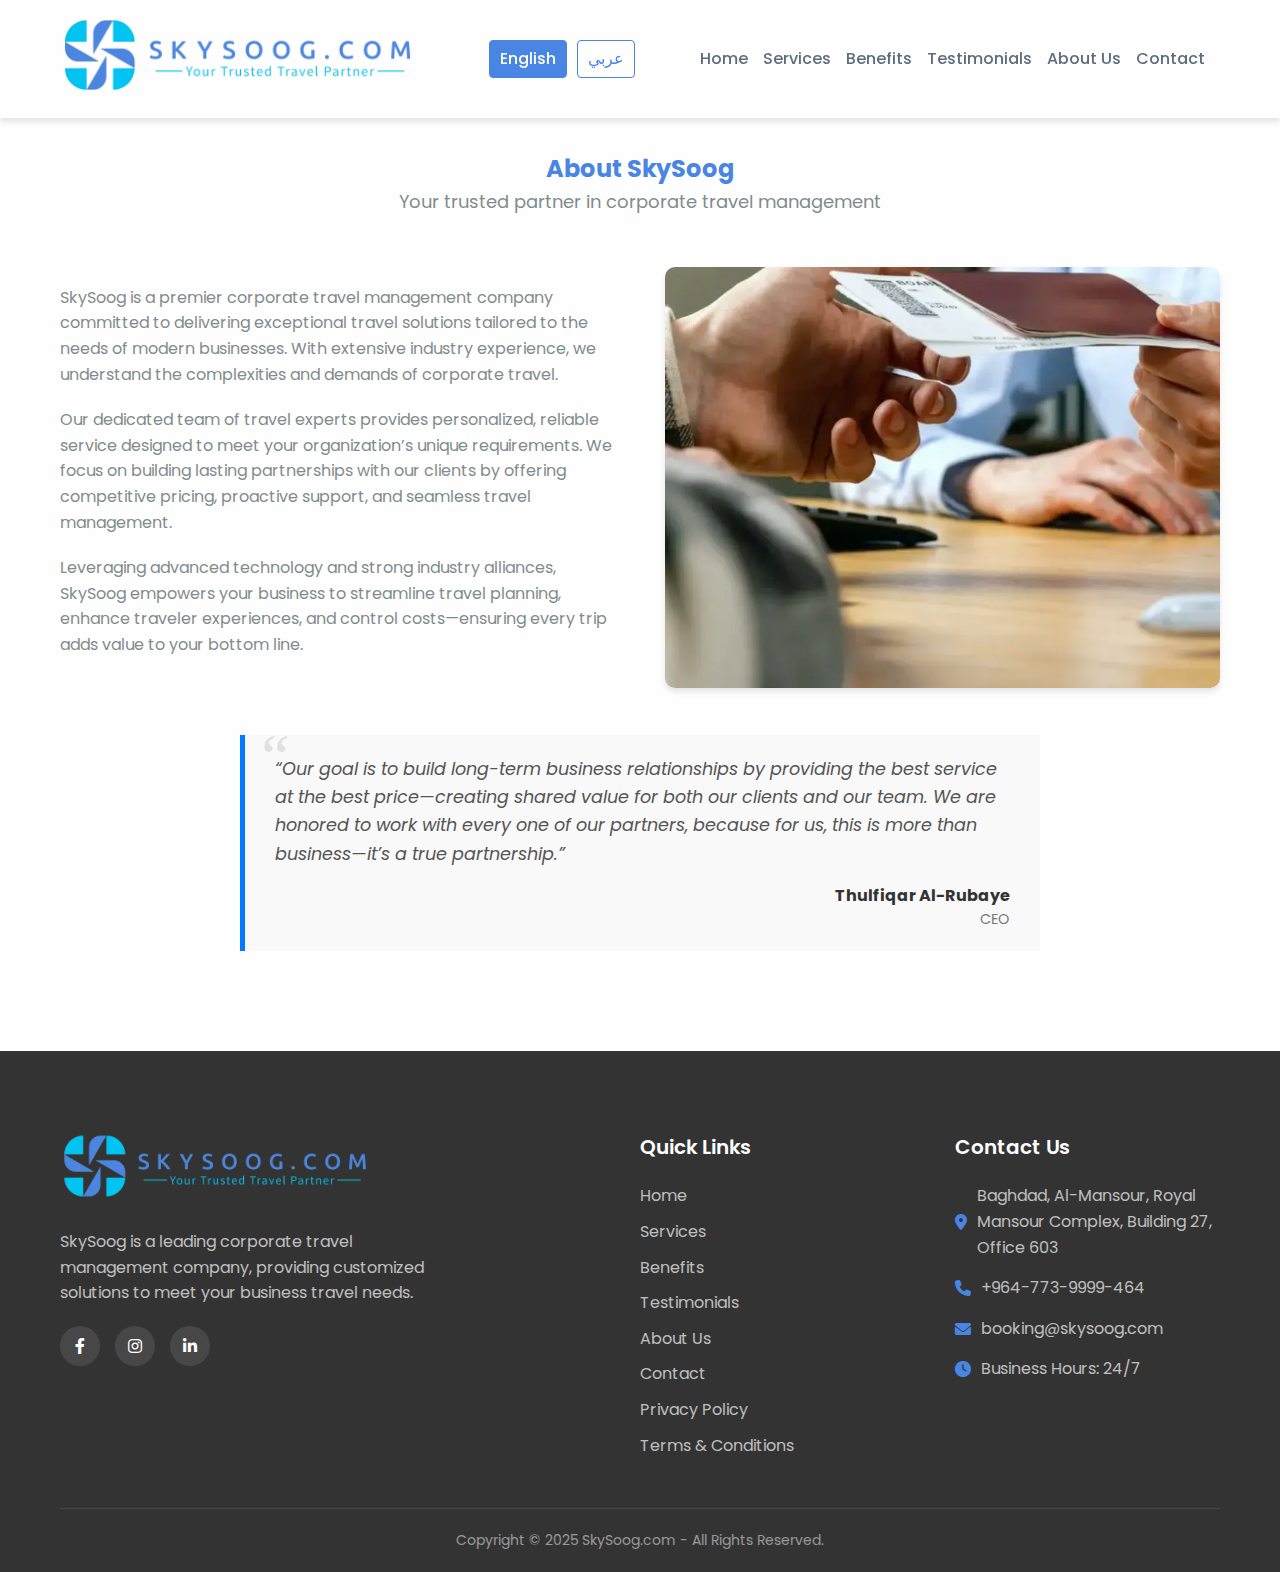
<file: about-us.html>
<!DOCTYPE html>
<html lang="en">
<head>
<link rel="apple-touch-icon" sizes="180x180" href="/apple-touch-icon.png">
<link rel="icon" type="image/png" sizes="32x32" href="/favicon-32x32.png">
<link rel="icon" type="image/png" sizes="16x16" href="/favicon-16x16.png">
<link rel="manifest" href="/site.webmanifest">
<link rel="shortcut icon" href="/favicon.ico">
<meta name="msapplication-TileColor" content="#ffffff">
<meta name="theme-color" content="#ffffff">
    <meta charset="UTF-8">
    <meta name="viewport" content="width=device-width, initial-scale=1.0">
    <title>About SkySoog - Corporate Travel Agency in Iraq</title> <!-- Updated Title -->
    <meta name="description" content="Learn more about SkySoog, Iraq’s premier corporate travel management company committed to delivering exceptional travel solutions." /> <!-- Updated Description -->
    <meta name="keywords" content="about skysoog, corporate travel iraq, business travel baghdad, travel management company iraq, skysoog history, skysoog mission">
    <link rel="stylesheet" href="https://cdnjs.cloudflare.com/ajax/libs/font-awesome/6.0.0-beta3/css/all.min.css">
    <link href="https://fonts.googleapis.com/css2?family=Poppins:wght@300;400;500;600;700&display=swap" rel="stylesheet">
    <link rel="stylesheet" href="css/styles.css">
    <link rel="stylesheet" href="css/whatsapp-button.css">
    <!-- Canonical Tag -->
    <link rel="canonical" href="https://www.skysoog.com/about-us.html" /> <!-- Updated Canonical -->
    <!-- Social Media Meta Tags -->
    <meta property="og:title" content="About SkySoog - Corporate Travel Agency in Iraq" /> <!-- Updated OG Title -->
    <meta property="og:description" content="Learn more about SkySoog, Iraq’s premier corporate travel management company committed to delivering exceptional travel solutions." /> <!-- Updated OG Description -->
    <meta property="og:type" content="website" />
    <meta property="og:url" content="https://www.skysoog.com/about-us.html" /> <!-- Updated OG URL -->
    <meta property="og:image" content="https://www.skysoog.com/images/logo.png" />
    <meta property="og:site_name" content="SkySoog" />
    <meta name="twitter:card" content="summary_large_image" />
    <meta name="twitter:title" content="About SkySoog - Corporate Travel Agency in Iraq" /> <!-- Updated Twitter Title -->
    <meta name="twitter:description" content="Learn more about SkySoog, Iraq’s premier corporate travel management company committed to delivering exceptional travel solutions." /> <!-- Updated Twitter Description -->
    <meta name="twitter:image" content="https://www.skysoog.com/images/logo.png" />
    <meta name="twitter:url" content="https://www.skysoog.com/about-us.html" /> <!-- Updated Twitter URL -->
    
    <!-- Schema.org JSON-LD (Update if necessary, maybe Organization type is better here) -->
    <script type="application/ld+json">
    {
      "@context": "https://schema.org",
      "@type": "Organization", /* Changed from TravelAgency to Organization for About page */
      "name": "SkySoog",
      "description": "SkySoog is a premier corporate travel management company committed to delivering exceptional travel solutions tailored to the needs of modern businesses in Iraq.",
      "url": "https://www.skysoog.com/",
      "logo": "https://www.skysoog.com/images/logo.png",
      "telephone": "+964-773-9999-464",
      "email": "booking@skysoog.com",
      "address": {
        "@type": "PostalAddress",
        "streetAddress": "Royal Mansour Complex, Building 27, Office 603",
        "addressLocality": "Al-Mansour",
        "addressRegion": "Baghdad",
        "addressCountry": "IQ"
      },
      "sameAs": [
        "https://www.facebook.com/SkySoog",
        "https://www.instagram.com/skysoog/",
        "https://www.linkedin.com/company/skysoog"
      ]
    }
    </script>
    <!-- Google tag (gtag.js) -->
    <script async src="https://www.googletagmanager.com/gtag/js?id=G-9ZWJFT4MC8"></script>
    <script>
      window.dataLayer = window.dataLayer || [];
      function gtag(){dataLayer.push(arguments);}
      gtag("js", new Date());

      gtag("config", "G-9ZWJFT4MC8");
    </script>
    <style>
        /* Add specific styles for the about page if needed */
        .about-page-section {
            padding: 150px 0 60px 0; /* Further increased top padding */
        }
        .about-page-section .section-header {
            text-align: center; /* Ensure header content is centered */
        }
        .about-page-section .section-header h2,
        .about-page-section .section-header .section-subtitle {
            text-align: center; /* Ensure title and subtitle are centered */
            margin-left: auto; /* Center block elements */
            margin-right: auto; /* Center block elements */
        }
        .ceo-quote {
            background-color: #f9f9f9;
            border-left: 5px solid #007bff; /* Example primary color */
            padding: 20px 30px;
            margin: 40px auto;
            max-width: 800px;
            font-style: italic;
            position: relative;
        }
        .ceo-quote p {
            margin-bottom: 15px;
            font-size: 1.1em;
            color: #555;
        }
        .ceo-quote .author {
            text-align: right;
            font-weight: bold;
            font-style: normal;
            color: #333;
            margin-top: 10px;
        }
        .ceo-quote .author span {
            display: block;
            font-size: 0.9em;
            font-weight: normal;
            color: #777;
        }
        .ceo-quote::before {
            content: '\201C'; /* Left double quotation mark */
            font-family: 'Times New Roman', Times, serif;
            font-size: 4em;
            color: #e0e0e0;
            position: absolute;
            left: 10px;
            top: -10px;
            line-height: 1;
        }
         /* Adjustments for RTL */
        html[dir="rtl"] .ceo-quote {
            border-left: none;
            border-right: 5px solid #007bff;
        }
        html[dir="rtl"] .ceo-quote .author {
            text-align: left;
        }
        html[dir="rtl"] .ceo-quote::before {
            left: auto;
            right: 10px;
            content: '\201D'; /* Right double quotation mark */
        }
    </style>
</head>
<body>
    <!-- Header -->
    <header>
        <div class="container header-container">
            <div class="logo">
                <a href="index.html">
                    <picture>
                        <source srcset="images/logo.webp" type="image/webp">
                        <img src="images/logo.png" alt="SkySoog Logo - Corporate Travel Agency Iraq">
                    </picture>
                </a>
            </div>
            <div class="mobile-controls">
                <button class="mobile-menu-btn">
                    <i class="fas fa-bars"></i>
                </button>
                <div class="language-switcher">
                    <a href="about-us.html" class="language-btn active">English</a> <!-- Adjusted -->
                    <a href="ar/about-us.html" class="language-btn">عربي</a> <!-- Adjusted -->
                </div>
            </div>
            <ul class="nav-menu">
                <li><a href="index.html#hero">Home</a></li> <!-- Adjusted -->
                <li><a href="index.html#services">Services</a></li> <!-- Adjusted -->
                <li><a href="index.html#benefits">Benefits</a></li> <!-- Adjusted -->
                <li><a href="index.html#testimonials">Testimonials</a></li> <!-- Adjusted -->
                <li><a href="about-us.html">About Us</a></li> <!-- Adjusted, active -->
                <li><a href="index.html#contact">Contact</a></li> <!-- Adjusted -->
            </ul>
        </div>
    </header>

    <!-- Main Content Area for About Us -->
    <main>
        <section class="about-page-section section">
            <div class="container">
                <div class="section-header">
                    <h2>About SkySoog</h2>
                    <p class="section-subtitle">Your trusted partner in corporate travel management</p>
                </div>
                <div class="about-container">
                    <div class="about-content">
                        <!-- New content will be placed here -->
                        <p>SkySoog is a premier corporate travel management company committed to delivering exceptional travel solutions tailored to the needs of modern businesses. With extensive industry experience, we understand the complexities and demands of corporate travel.</p>
                        <p>Our dedicated team of travel experts provides personalized, reliable service designed to meet your organization’s unique requirements. We focus on building lasting partnerships with our clients by offering competitive pricing, proactive support, and seamless travel management.</p>
                        <p>Leveraging advanced technology and strong industry alliances, SkySoog empowers your business to streamline travel planning, enhance traveler experiences, and control costs—ensuring every trip adds value to your bottom line.</p> 
                    </div>
                    <!-- Optional: Keep image or add a new one -->
                    <div class="about-image">
                        <picture>
                            <source srcset="images/corporate/about_image-400w.webp 400w, images/corporate/about_image-800w.webp 800w, images/corporate/about_image-1200w.webp 1200w" sizes="(max-width: 991px) 100vw, 50vw" type="image/webp">
                            <img srcset="images/corporate/about_image-400w.png 400w, images/corporate/about_image-800w.png 800w, images/corporate/about_image-1200w.png 1200w" sizes="(max-width: 991px) 100vw, 50vw" src="images/corporate/about_image.png" alt="About SkySoog Corporate Travel Agency Iraq">
                        </picture>
                    </div>
                </div>
                <!-- CEO Quote section -->
                <div class="ceo-quote">
                    <p>“Our goal is to build long-term business relationships by providing the best service at the best price—creating shared value for both our clients and our team. We are honored to work with every one of our partners, because for us, this is more than business—it’s a true partnership.”</p>
                    <div class="author">
                        Thulfiqar Al-Rubaye
                        <span>CEO</span>
                    </div>
                </div>
            </div>
        </section>
    </main>

    <!-- Footer -->
    <footer>
        <div class="container">
            <div class="footer-container">
                <div class="footer-about">
                    <div class="footer-logo">
                        <picture>
                            <source srcset="images/logo.webp" type="image/webp">
                            <img src="images/logo.png" alt="SkySoog Footer Logo - Corporate Travel Iraq">
                        </picture>
                    </div>
                    <p>SkySoog is a leading corporate travel management company, providing customized solutions to meet your business travel needs.</p>
                    <div class="social-links">
                        <a href="https://www.facebook.com/SkySoog" target="_blank" rel="noopener noreferrer"><i class="fab fa-facebook-f"></i></a>
                        <a href="https://www.instagram.com/skysoog/" target="_blank" rel="noopener noreferrer"><i class="fab fa-instagram"></i></a>
                        <a href="https://www.linkedin.com/company/skysoog" target="_blank" rel="noopener noreferrer"><i class="fab fa-linkedin-in"></i></a>
                    </div>
                </div>
                
                <div class="footer-links">
                    <h3 class="footer-title">Quick Links</h3>
                    <ul>
                        <li><a href="index.html#hero">Home</a></li> <!-- Link back to index -->
                        <li><a href="index.html#services">Services</a></li> <!-- Link back to index -->
                        <li><a href="index.html#benefits">Benefits</a></li> <!-- Link back to index -->
                        <li><a href="index.html#testimonials">Testimonials</a></li> <!-- Link back to index -->
                        <li><a href="about-us.html">About Us</a></li> <!-- Active page -->
                        <li><a href="index.html#contact">Contact</a></li> <!-- Link back to index -->
                        <li><a href="privacy-policy.html">Privacy Policy</a></li>
                        <li><a href="terms.html">Terms & Conditions</a></li>
                    </ul>
                </div>
                
                <div class="footer-contact">
                    <h3 class="footer-title">Contact Us</h3>
                    <p><i class="fas fa-map-marker-alt"></i> Baghdad, Al-Mansour, Royal Mansour Complex, Building 27, Office 603</p>
                    <p><i class="fas fa-phone"></i> <a href="tel:+9647739999464">+964-773-9999-464</a></p>
                    <p><i class="fas fa-envelope"></i> <a href="&#109;&#97;&#105;&#108;&#116;&#111;&#58;&#98;&#111;&#111;&#107;&#105;&#110;&#103;&#64;&#115;&#107;&#121;&#115;&#111;&#111;&#103;&#46;&#99;&#111;&#109;">&#98;&#111;&#111;&#107;&#105;&#110;&#103;&#64;&#115;&#107;&#121;&#115;&#111;&#111;&#103;&#46;&#99;&#111;&#109;</a></p>
                    <p><i class="fas fa-clock"></i> Business Hours: 24/7</p>
                </div>
            </div>
            
            <div class="footer-bottom">
                <p>Copyright © 2025 SkySoog.com - All Rights Reserved.</p>
            </div>
        </div>
    </footer>

    <script src="js/script.js"></script>
    <script src="js/whatsapp-button.js"></script>
</body>
</html>
</file>
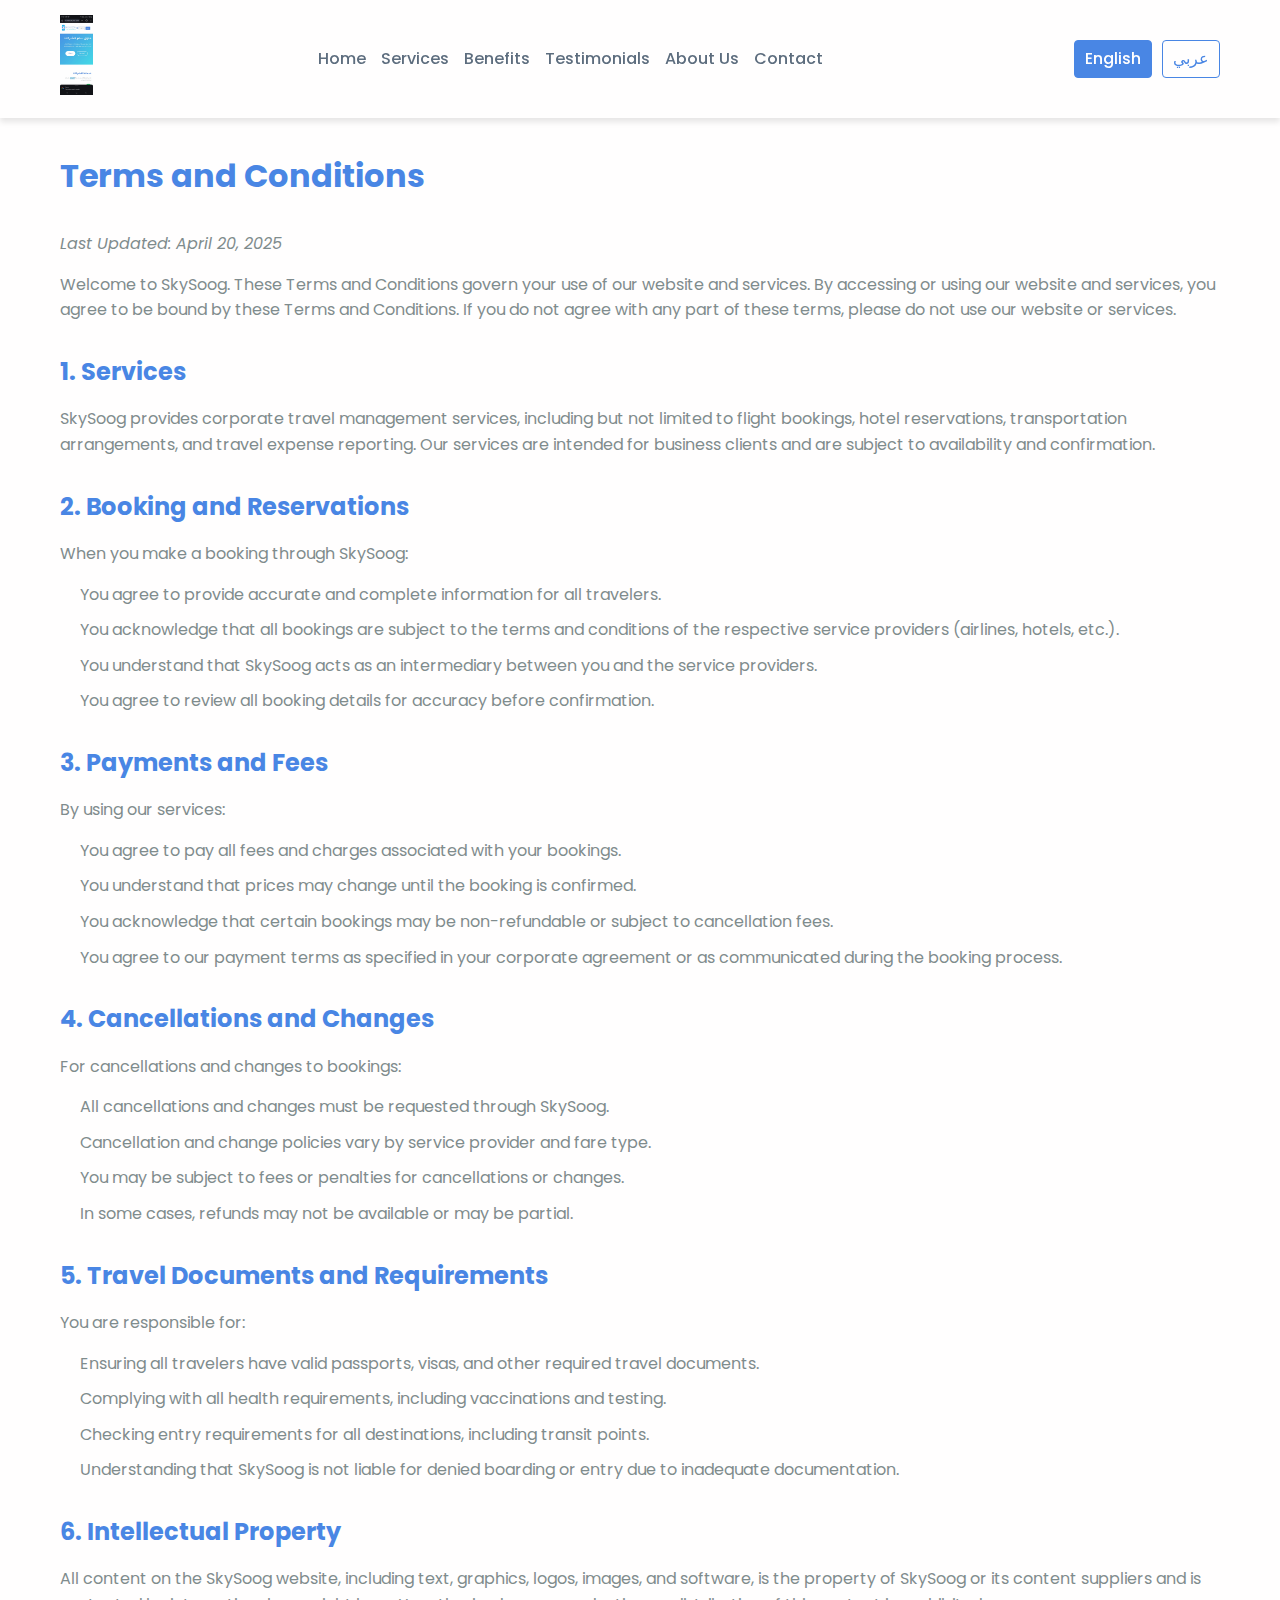
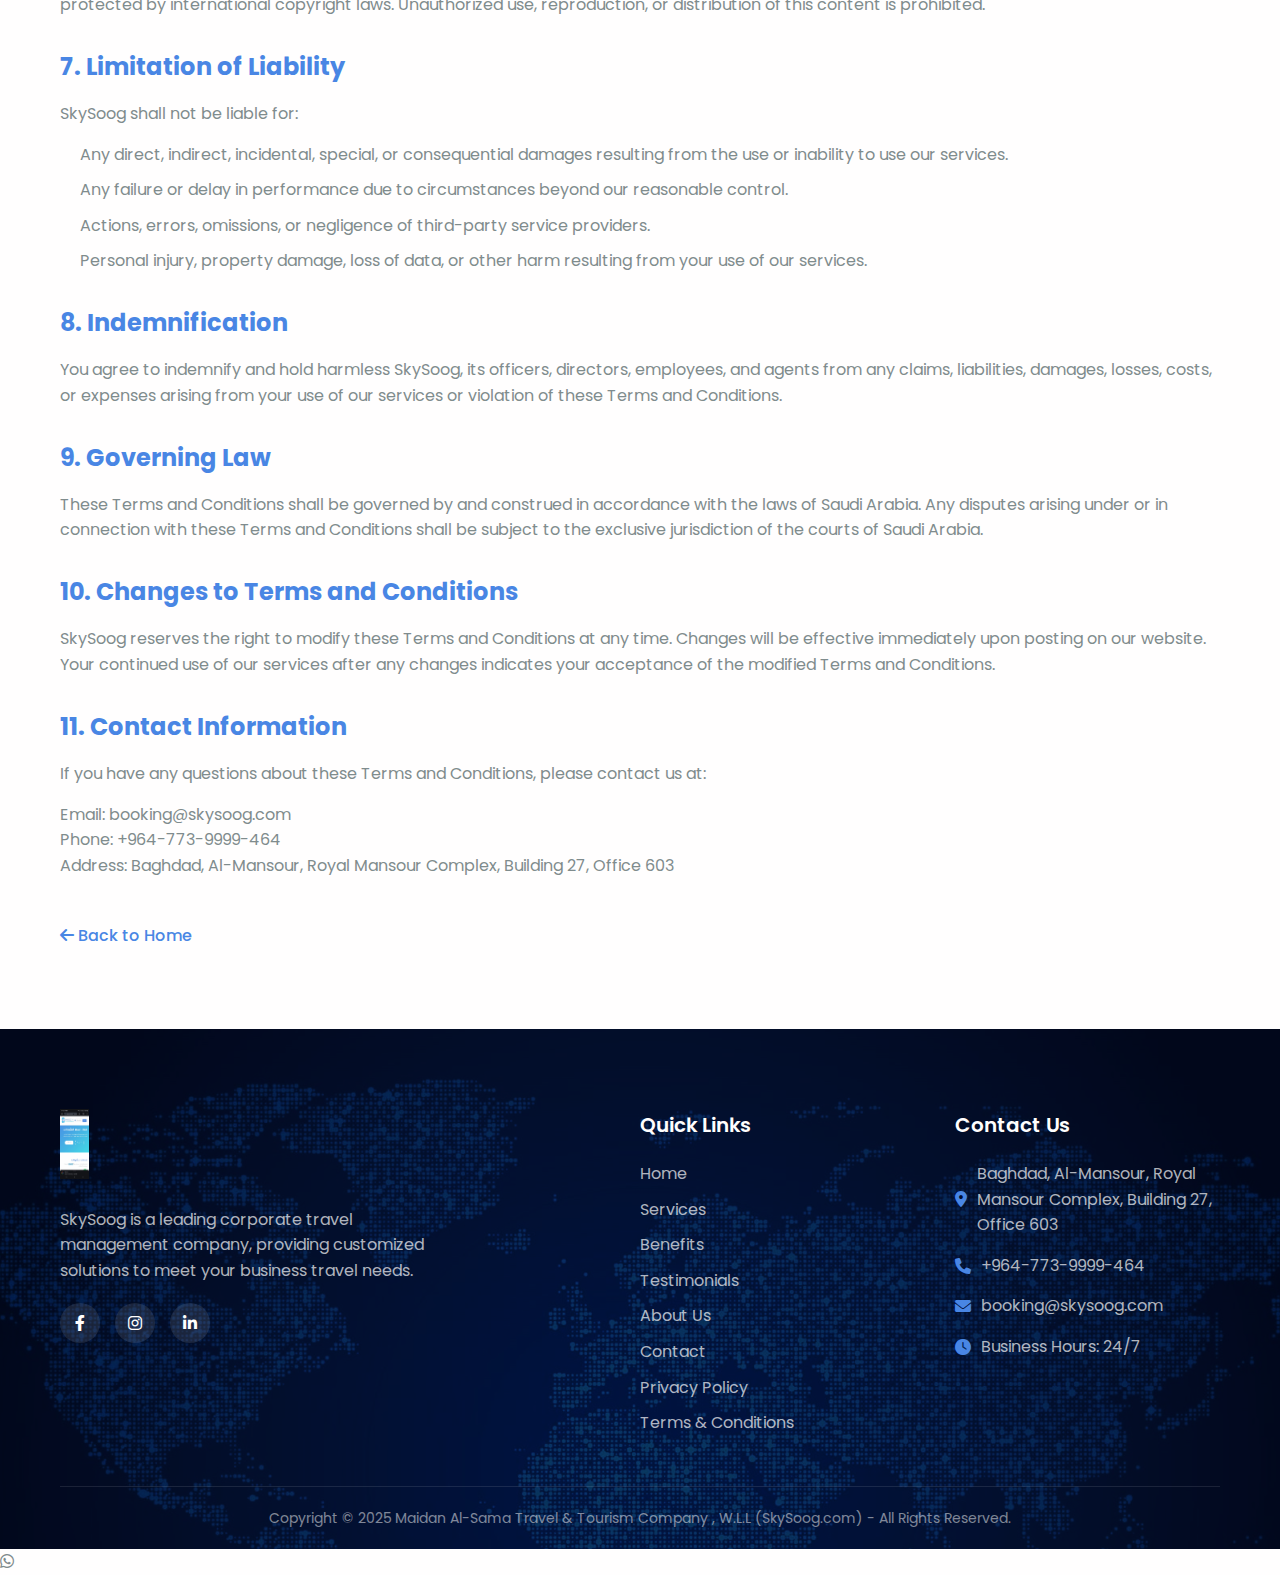
<file: terms.html>
<!DOCTYPE html>
<html lang="en">
<head>
<link rel="apple-touch-icon" sizes="180x180" href="/apple-touch-icon.png">
<link rel="icon" type="image/png" sizes="32x32" href="/favicon-32x32.png">
<link rel="icon" type="image/png" sizes="16x16" href="/favicon-16x16.png">
<link rel="manifest" href="/site.webmanifest">
<link rel="shortcut icon" href="/favicon.ico">
<meta name="msapplication-TileColor" content="#ffffff">
<meta name="theme-color" content="#ffffff">
    <meta charset="UTF-8">
    <meta name="viewport" content="width=device-width, initial-scale=1.0">
    <title>Terms and Conditions - SkySoog Corporate Travel Iraq</title>
    <meta name="description" content="Terms and conditions for SkySoog corporate travel agency services in Iraq. Understand the terms for business travel booking, payments, cancellations, and more.">
    <meta name="keywords" content="terms and conditions, corporate travel iraq, skysoog, business travel terms, travel agency iraq, booking policy">
    <link rel="stylesheet" href="https://cdnjs.cloudflare.com/ajax/libs/font-awesome/6.0.0-beta3/css/all.min.css">
    <link href="https://fonts.googleapis.com/css2?family=Poppins:wght@300;400;500;600;700&display=swap" rel="stylesheet">
    <link rel="stylesheet" href="css/styles.css">
  <link rel="stylesheet" href="css/custom-backgrounds.css">
    <!-- Canonical Tag -->
    <link rel="canonical" href="https://www.skysoog.com/terms.html" />
    <!-- Social Media Meta Tags -->
    <meta property="og:title" content="Terms and Conditions - SkySoog Corporate Travel Iraq" />
    <meta property="og:description" content="Terms and conditions for SkySoog corporate travel agency services in Iraq. Understand the terms for business travel booking, payments, cancellations, and more." />
    <meta property="og:type" content="article" />
    <meta property="og:url" content="https://www.skysoog.com/terms.html" />
    <meta property="og:image" content="https://www.skysoog.com/images/logo.png" />
    <meta property="og:site_name" content="SkySoog" />
    <meta name="twitter:card" content="summary" />
    <meta name="twitter:title" content="Terms and Conditions - SkySoog Corporate Travel Iraq" />
    <meta name="twitter:description" content="Terms and conditions for SkySoog corporate travel agency services in Iraq. Understand the terms for business travel booking, payments, cancellations, and more." />
    <meta name="twitter:image" content="https://www.skysoog.com/images/logo.png" />
    <meta name="twitter:url" content="https://www.skysoog.com/terms.html" />
    <!-- Schema.org JSON-LD -->
    <script type="application/ld+json">
    {
      "@context": "https://schema.org",
      "@type": "TravelAgency",
      "name": "SkySoog",
      "description": "SkySoog: Iraq's top corporate travel agency. We offer business travel solutions, flight booking, VIP services (BIAP), private jets & hotel accommodations.",
      "url": "https://www.skysoog.com/",
      "logo": "https://www.skysoog.com/images/logo.png",
      "telephone": "+964-773-9999-464",
      "email": "booking@skysoog.com",
      "address": {
        "@type": "PostalAddress",
        "streetAddress": "Royal Mansour Complex, Building 27, Office 603",
        "addressLocality": "Al-Mansour",
        "addressRegion": "Baghdad",
        "addressCountry": "IQ"
      },
      "openingHours": "Mo-Su 00:00-23:59",
      "sameAs": [
        "https://www.facebook.com/SkySoog",
        "https://www.instagram.com/skysoog/",
        "https://www.linkedin.com/company/skysoog"
      ]
    }
    </script>
    <style>
        .policy-content {
            padding: 150px 0 80px;
        }
        .policy-content h1 {
            color: var(--primary);
            margin-bottom: 30px;
        }
        .policy-content h2 {
            color: var(--primary);
            margin: 30px 0 15px;
        }
        .policy-content p, .policy-content ul {
            margin-bottom: 15px;
        }
        .policy-content ul {
            padding-left: 20px;
        }
        .policy-content ul li {
            margin-bottom: 10px;
        }
        .policy-date {
            font-style: italic;
            margin-bottom: 30px;
            color: var(--text-light);
        }
        .back-to-home {
            display: inline-block;
            margin-top: 30px;
            color: var(--primary);
            font-weight: 500;
        }
        .back-to-home:hover {
            text-decoration: underline;
        }
    </style>
</head>
<body>
    <!-- Header -->
    <header>
        <div class="container header-container">
            <div class="logo">
                <a href="index.html">
                    <img src="images/logo.png" alt="SkySoog Logo - Corporate Travel Iraq Terms Header">
                </a>
            </div>
            <button class="mobile-menu-btn">
                <i class="fas fa-bars"></i>
            </button>
            <ul class="nav-menu">
                <li><a href="index.html#hero">Home</a></li>
                <li><a href="index.html#services">Services</a></li>
                <li><a href="index.html#benefits">Benefits</a></li>
                <li><a href="index.html#testimonials">Testimonials</a></li>
                <li><a href="index.html#about">About Us</a></li>
                <li><a href="index.html#contact">Contact</a></li>
            </ul>
            <div class="language-switcher">
                <a href="terms.html" class="language-btn active">English</a>
                <a href="ar/terms.html" class="language-btn">عربي</a>
            </div>
        </div>
    </header>

    <!-- Terms and Conditions Content -->
    <section class="policy-content">
        <div class="container">
            <h1>Terms and Conditions</h1>
            <p class="policy-date">Last Updated: April 20, 2025</p>
            
            <p>Welcome to SkySoog. These Terms and Conditions govern your use of our website and services. By accessing or using our website and services, you agree to be bound by these Terms and Conditions. If you do not agree with any part of these terms, please do not use our website or services.</p>
            
            <h2>1. Services</h2>
            <p>SkySoog provides corporate travel management services, including but not limited to flight bookings, hotel reservations, transportation arrangements, and travel expense reporting. Our services are intended for business clients and are subject to availability and confirmation.</p>
            
            <h2>2. Booking and Reservations</h2>
            <p>When you make a booking through SkySoog:</p>
            <ul>
                <li>You agree to provide accurate and complete information for all travelers.</li>
                <li>You acknowledge that all bookings are subject to the terms and conditions of the respective service providers (airlines, hotels, etc.).</li>
                <li>You understand that SkySoog acts as an intermediary between you and the service providers.</li>
                <li>You agree to review all booking details for accuracy before confirmation.</li>
            </ul>
            
            <h2>3. Payments and Fees</h2>
            <p>By using our services:</p>
            <ul>
                <li>You agree to pay all fees and charges associated with your bookings.</li>
                <li>You understand that prices may change until the booking is confirmed.</li>
                <li>You acknowledge that certain bookings may be non-refundable or subject to cancellation fees.</li>
                <li>You agree to our payment terms as specified in your corporate agreement or as communicated during the booking process.</li>
            </ul>
            
            <h2>4. Cancellations and Changes</h2>
            <p>For cancellations and changes to bookings:</p>
            <ul>
                <li>All cancellations and changes must be requested through SkySoog.</li>
                <li>Cancellation and change policies vary by service provider and fare type.</li>
                <li>You may be subject to fees or penalties for cancellations or changes.</li>
                <li>In some cases, refunds may not be available or may be partial.</li>
            </ul>
            
            <h2>5. Travel Documents and Requirements</h2>
            <p>You are responsible for:</p>
            <ul>
                <li>Ensuring all travelers have valid passports, visas, and other required travel documents.</li>
                <li>Complying with all health requirements, including vaccinations and testing.</li>
                <li>Checking entry requirements for all destinations, including transit points.</li>
                <li>Understanding that SkySoog is not liable for denied boarding or entry due to inadequate documentation.</li>
            </ul>
            
            <h2>6. Intellectual Property</h2>
            <p>All content on the SkySoog website, including text, graphics, logos, images, and software, is the property of SkySoog or its content suppliers and is protected by international copyright laws. Unauthorized use, reproduction, or distribution of this content is prohibited.</p>
            
            <h2>7. Limitation of Liability</h2>
            <p>SkySoog shall not be liable for:</p>
            <ul>
                <li>Any direct, indirect, incidental, special, or consequential damages resulting from the use or inability to use our services.</li>
                <li>Any failure or delay in performance due to circumstances beyond our reasonable control.</li>
                <li>Actions, errors, omissions, or negligence of third-party service providers.</li>
                <li>Personal injury, property damage, loss of data, or other harm resulting from your use of our services.</li>
            </ul>
            
            <h2>8. Indemnification</h2>
            <p>You agree to indemnify and hold harmless SkySoog, its officers, directors, employees, and agents from any claims, liabilities, damages, losses, costs, or expenses arising from your use of our services or violation of these Terms and Conditions.</p>
            
            <h2>9. Governing Law</h2>
            <p>These Terms and Conditions shall be governed by and construed in accordance with the laws of Saudi Arabia. Any disputes arising under or in connection with these Terms and Conditions shall be subject to the exclusive jurisdiction of the courts of Saudi Arabia.</p>
            
            <h2>10. Changes to Terms and Conditions</h2>
            <p>SkySoog reserves the right to modify these Terms and Conditions at any time. Changes will be effective immediately upon posting on our website. Your continued use of our services after any changes indicates your acceptance of the modified Terms and Conditions.</p>
            
            <h2>11. Contact Information</h2>
            <p>If you have any questions about these Terms and Conditions, please contact us at:</p>
            <p>Email: <a href="mailto:booking@skysoog.com">booking@skysoog.com</a><br>
            Phone: <a href="tel:+9647739999464">+964-773-9999-464</a><br>
            Address: Baghdad, Al-Mansour, Royal Mansour Complex, Building 27, Office 603</p>
            
            <a href="index.html" class="back-to-home"><i class="fas fa-arrow-left"></i> Back to Home</a>
        </div>
    </section>

    <!-- Footer -->
    <footer>
        <div class="container">
            <div class="footer-container">
                <div class="footer-about">
                    <div class="footer-logo">
                        <img src="images/logo.png" alt="SkySoog Logo - Corporate Travel Iraq Terms Footer">
                    </div>
                    <p>SkySoog is a leading corporate travel management company, providing customized solutions to meet your business travel needs.</p>
                    <div class="social-links">
                        <a href="#" target="_blank"><i class="fab fa-facebook-f"></i></a>
                        <a href="#" target="_blank"><i class="fab fa-instagram"></i></a>
                        <a href="#" target="_blank"><i class="fab fa-linkedin-in"></i></a>
                    </div>
                </div>
                
                <div class="footer-links">
                    <h3 class="footer-title">Quick Links</h3>
                    <ul>
                        <li><a href="index.html#hero">Home</a></li>
                        <li><a href="index.html#services">Services</a></li>
                        <li><a href="index.html#benefits">Benefits</a></li>
                        <li><a href="index.html#testimonials">Testimonials</a></li>
                        <li><a href="index.html#about">About Us</a></li>
                        <li><a href="index.html#contact">Contact</a></li>
                        <li><a href="privacy-policy.html">Privacy Policy</a></li>
                        <li><a href="terms.html">Terms & Conditions</a></li>
                    </ul>
                </div>
                
                <div class="footer-contact">
                    <h3 class="footer-title">Contact Us</h3>
                    <p><i class="fas fa-map-marker-alt"></i> Baghdad, Al-Mansour, Royal Mansour Complex, Building 27, Office 603</p>
                    <p><i class="fas fa-phone"></i> <a href="tel:+9647739999464">+964-773-9999-464</a></p>
                    <p><i class="fas fa-envelope"></i> <a href="mailto:booking@skysoog.com">booking@skysoog.com</a></p>
                    <p><i class="fas fa-clock"></i> Business Hours: 24/7</p>
                </div>
            </div>
            
            <div class="footer-bottom">
                <p>Copyright © 2025 Maidan Al-Sama Travel & Tourism Company , W.L.L (SkySoog.com) - All Rights Reserved.</p>
            </div>
        </div>
    </footer>

    <script src="js/script.js"></script>
    <script src="js/whatsapp-button.js"></script>
</body>
</html>
</file>
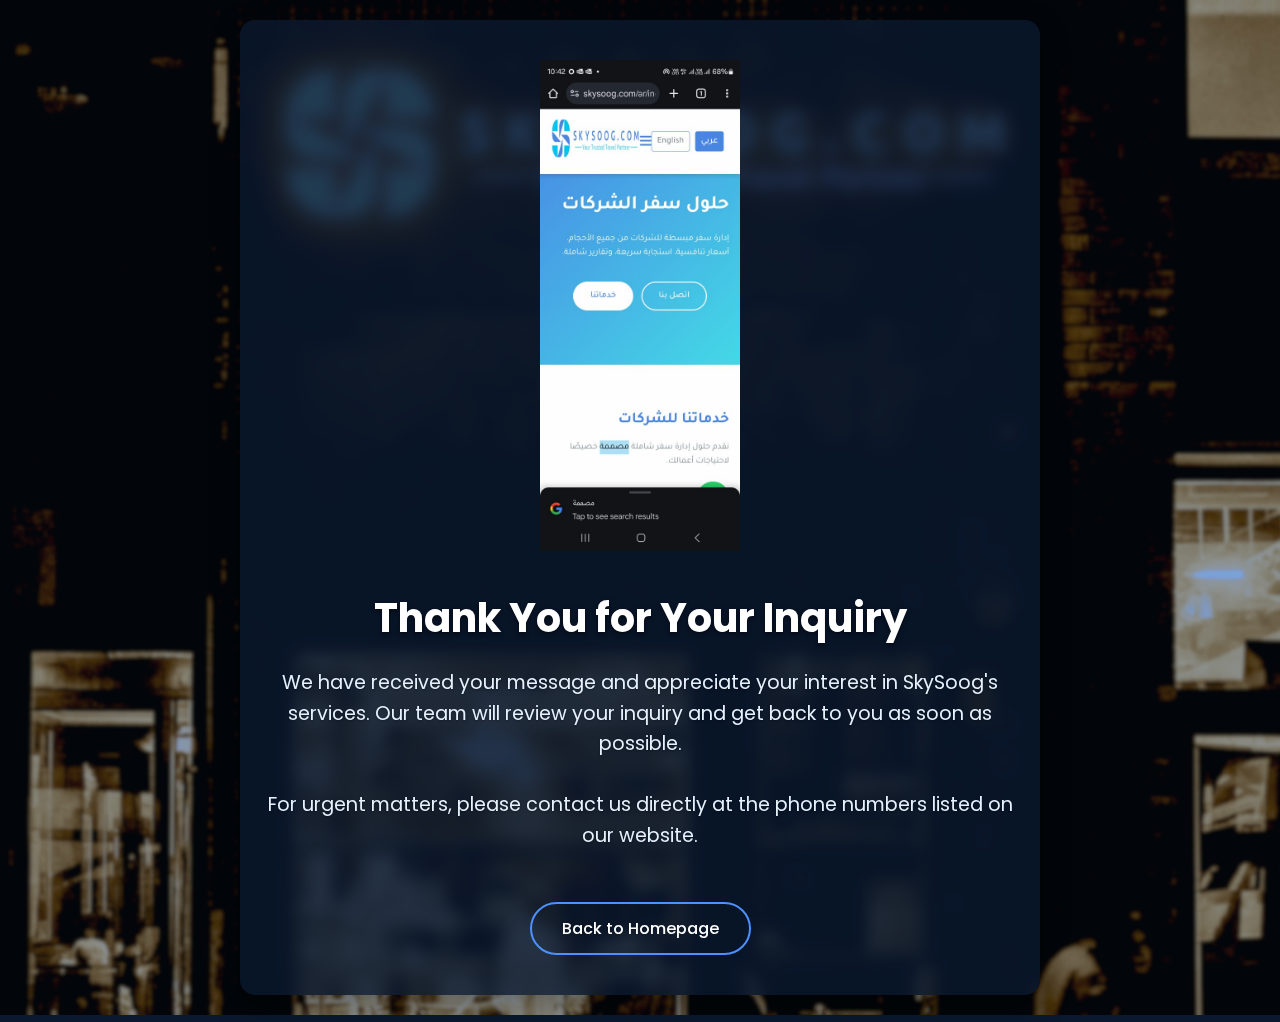
<file: thank-you.html>
<!DOCTYPE html>
<html lang="en">
<head>
<link rel="apple-touch-icon" sizes="180x180" href="/apple-touch-icon.png">
<link rel="icon" type="image/png" sizes="32x32" href="/favicon-32x32.png">
<link rel="icon" type="image/png" sizes="16x16" href="/favicon-16x16.png">
<link rel="manifest" href="/site.webmanifest">
<link rel="shortcut icon" href="/favicon.ico">
<meta name="msapplication-TileColor" content="#ffffff">
<meta name="theme-color" content="#ffffff">
    <meta charset="UTF-8">
    <meta name="viewport" content="width=device-width, initial-scale=1.0">
    <title>Thank You - SkySoog Corporate Travel Inquiry</title>
    <meta name="description" content="Thank you for contacting SkySoog, your corporate travel partner in Iraq. We will respond to your business travel inquiry shortly.">
    <meta name="keywords" content="thank you, skysoog, corporate travel iraq, business travel inquiry, contact confirmation">
    <meta name="robots" content="noindex, nofollow"> <!-- Discourage indexing of thank you page -->
    <!-- Canonical Tag -->
    <link rel="canonical" href="https://www.skysoog.com/thank-you.html" />
    <!-- Social Media Meta Tags (Optional for Thank You page) -->
    <meta property="og:title" content="Thank You - SkySoog Corporate Travel Inquiry" />
    <meta property="og:description" content="Thank you for contacting SkySoog. We will respond to your business travel inquiry shortly." />
    <meta property="og:type" content="website" />
    <meta property="og:url" content="https://www.skysoog.com/thank-you.html" />
    <meta property="og:image" content="https://www.skysoog.com/images/logo.png" />
    <meta property="og:site_name" content="SkySoog" />
    <meta name="twitter:card" content="summary" />
    <meta name="twitter:title" content="Thank You - SkySoog Corporate Travel Inquiry" />
    <meta name="twitter:description" content="Thank you for contacting SkySoog. We will respond to your business travel inquiry shortly." />
    <meta name="twitter:image" content="https://www.skysoog.com/images/logo.png" />
    <meta name="twitter:url" content="https://www.skysoog.com/thank-you.html" />
    <!-- Schema.org JSON-LD -->
    <script type="application/ld+json">
    {
      "@context": "https://schema.org",
      "@type": "TravelAgency",
      "name": "SkySoog",
      "description": "SkySoog: Iraq's top corporate travel agency. We offer business travel solutions, flight booking, VIP services (BIAP), private jets & hotel accommodations.",
      "url": "https://www.skysoog.com/",
      "logo": "https://www.skysoog.com/images/logo.png",
      "telephone": "+964-773-9999-464",
      "email": "booking@skysoog.com",
      "address": {
        "@type": "PostalAddress",
        "streetAddress": "Royal Mansour Complex, Building 27, Office 603",
        "addressLocality": "Al-Mansour",
        "addressRegion": "Baghdad",
        "addressCountry": "IQ"
      },
      "openingHours": "Mo-Su 00:00-23:59",
      "sameAs": [
        "https://www.facebook.com/SkySoog",
        "https://www.instagram.com/skysoog/",
        "https://www.linkedin.com/company/skysoog"
      ]
    }
    </script>
    <link rel="stylesheet" href="css/thank-you.css">
    <link href="https://fonts.googleapis.com/css2?family=Poppins:wght@300;400;500;600;700&display=swap" rel="stylesheet">
</head>
<body>
    <div class="background-container">
        <img src="images/background.jpg" alt="SkySoog Corporate Travel Background">
        <div class="overlay"></div>
    </div>
    
    <div class="content">
        <img src="images/logo.png" alt="SkySoog Logo - Thank You" class="logo">
        <h1>Thank You for Your Inquiry</h1>
        <p>We have received your message and appreciate your interest in SkySoog's services. Our team will review your inquiry and get back to you as soon as possible.</p>
        <p>For urgent matters, please contact us directly at the phone numbers listed on our website.</p>
        <a href="https://skysoog.com/" class="btn">Back to Homepage</a>
    </div>
    <script src="js/whatsapp-button.js"></script>
</body>
</html>
</file>
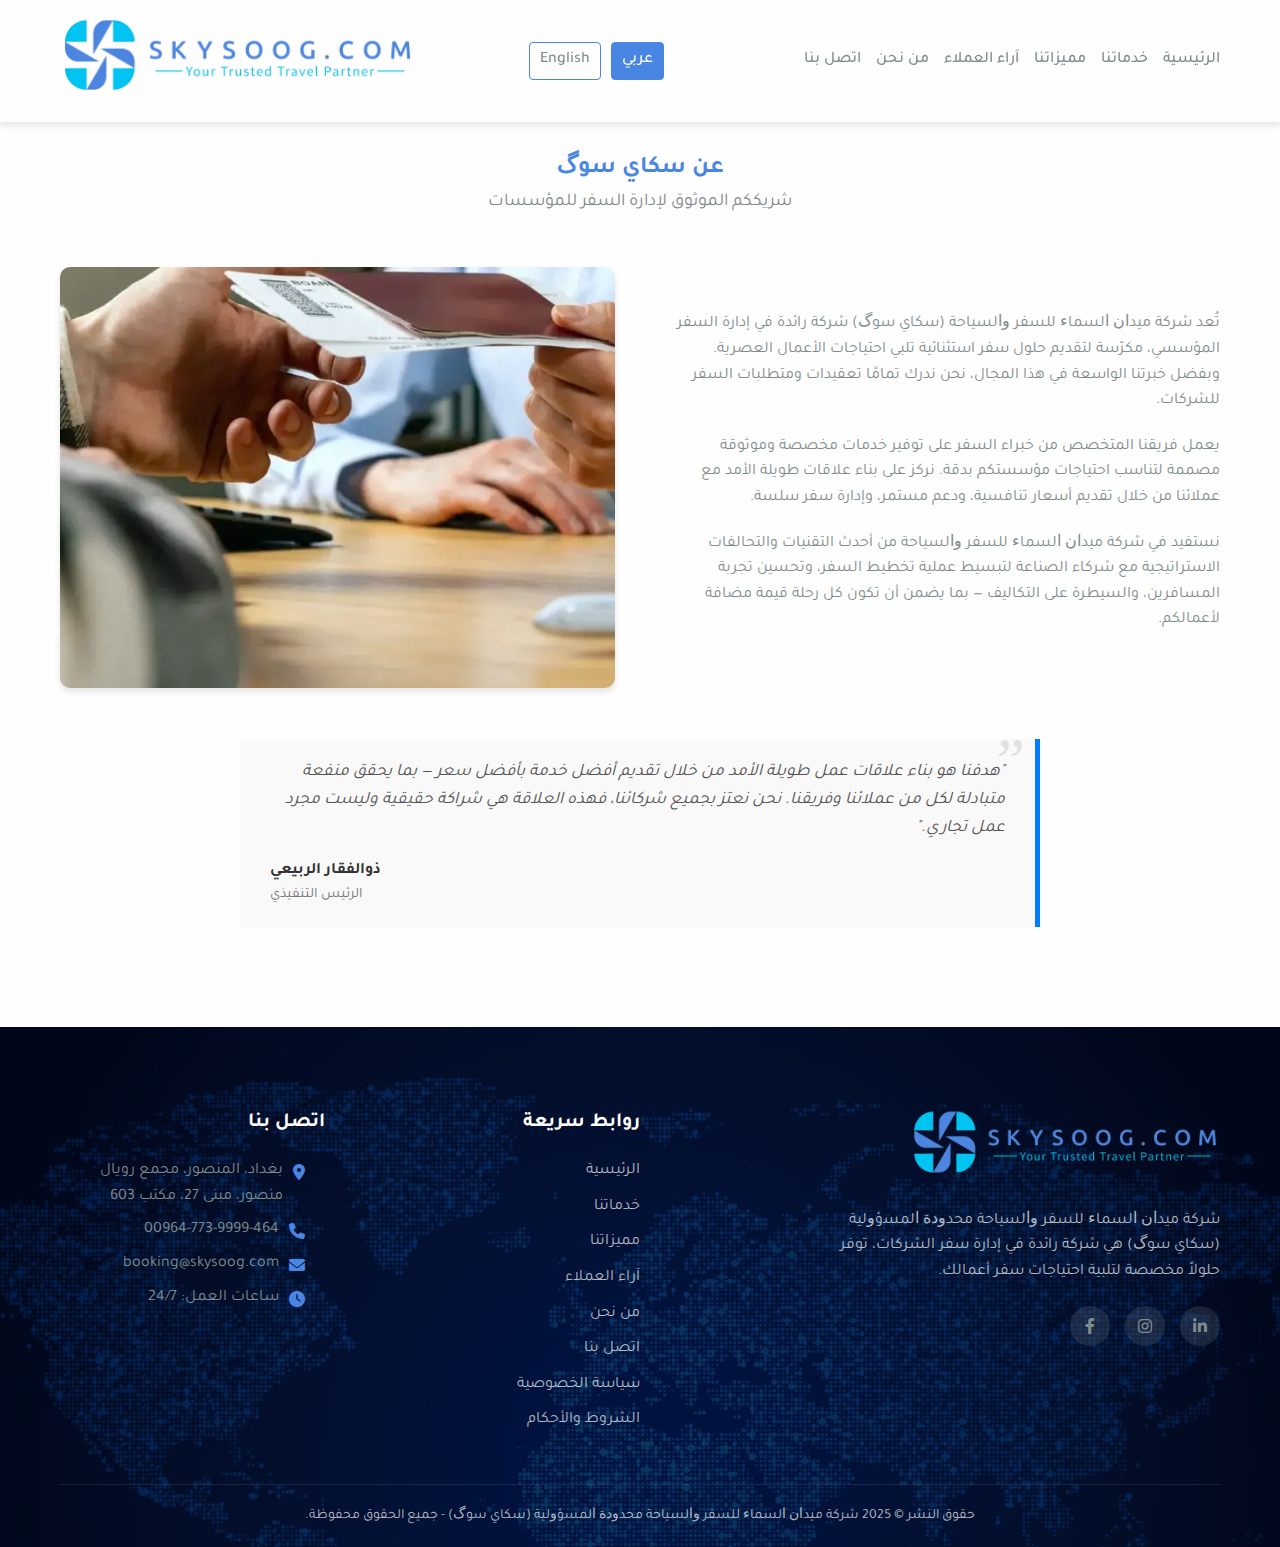
<file: ar/about-us.html>
<!DOCTYPE html>
<html lang="ar" dir="rtl">
<head>
<link rel="apple-touch-icon" sizes="180x180" href="../apple-touch-icon.png">
<link rel="icon" type="image/png" sizes="32x32" href="../favicon-32x32.png">
<link rel="icon" type="image/png" sizes="16x16" href="../favicon-16x16.png">
<link rel="manifest" href="../site.webmanifest">
<link rel="shortcut icon" href="../favicon.ico">
<meta name="msapplication-TileColor" content="#ffffff">
<meta name="theme-color" content="#ffffff">
    <meta charset="UTF-8">
    <meta name="viewport" content="width=device-width, initial-scale=1.0">
    <title>عن سكاي سوگ - وكالة سفر شركات في العراق</title> <!-- Updated Title AR -->
    <meta name="description" content="تعرف على المزيد حول سكاي سوگ، وكالة إدارة سفر الشركات الرائدة في العراق الملتزمة بتقديم حلول سفر استثنائية." /> <!-- Updated Description AR -->
    <meta name="keywords" content="عن سكاي سوگ, وكالة سفر شركات العراق, سفر أعمال بغداد, شركة إدارة السفر العراق, تاريخ سكاي سوگ, مهمة سكاي سوگ">
    <link rel="stylesheet" href="https://cdnjs.cloudflare.com/ajax/libs/font-awesome/6.0.0-beta3/css/all.min.css">
    <link href="https://fonts.googleapis.com/css2?family=Tajawal:wght@300;400;500;700&display=swap" rel="stylesheet"> <!-- Arabic Font -->
    <link rel="stylesheet" href="../css/styles.css"> <!-- Corrected Path -->
  <link rel="stylesheet" href="../css/custom-backgrounds.css">
    <link rel="stylesheet" href="css/rtl-styles.css"> <!-- Added RTL Styles -->
    <link rel="stylesheet" href="../css/whatsapp-button.css"> <!-- Corrected Path -->
    <!-- Canonical Tag -->
    <link rel="canonical" href="https://www.skysoog.com/ar/about-us.html" /> <!-- Updated Canonical AR -->
    <!-- Social Media Meta Tags -->
    <meta property="og:title" content="عن سكاي سوگ - وكالة سفر شركات في العراق" /> <!-- Updated OG Title AR -->
    <meta property="og:description" content="تعرف على المزيد حول سكاي سوگ، وكالة إدارة سفر الشركات الرائدة في العراق الملتزمة بتقديم حلول سفر استثنائية." /> <!-- Updated OG Description AR -->
    <meta property="og:type" content="website" />
    <meta property="og:url" content="https://www.skysoog.com/ar/about-us.html" /> <!-- Updated OG URL AR -->
    <meta property="og:image" content="https://www.skysoog.com/images/logo.png" />
    <meta property="og:site_name" content="سكاي سوگ" />
    <meta property="og:locale" content="ar_AR" /> <!-- Added Locale -->
    <meta name="twitter:card" content="summary_large_image" />
    <meta name="twitter:title" content="عن سكاي سوگ - وكالة سفر شركات في العراق" /> <!-- Updated Twitter Title AR -->
    <meta name="twitter:description" content="تعرف على المزيد حول سكاي سوگ، وكالة إدارة سفر الشركات الرائدة في العراق الملتزمة بتقديم حلول سفر استثنائية." /> <!-- Updated Twitter Description AR -->
    <meta name="twitter:image" content="https://www.skysoog.com/images/logo.png" />
    <meta name="twitter:url" content="https://www.skysoog.com/ar/about-us.html" /> <!-- Updated Twitter URL AR -->
    
    <!-- Schema.org JSON-LD (Update if necessary, maybe Organization type is better here) -->
    <script type="application/ld+json">
    {
      "@context": "https://schema.org",
      "@type": "Organization", /* Changed from TravelAgency to Organization for About page */
      "name": "SkySoog",
      "description": "SkySoog is a premier corporate travel management company committed to delivering exceptional travel solutions tailored to the needs of modern businesses in Iraq.",
      "url": "https://www.skysoog.com/",
      "logo": "https://www.skysoog.com/images/logo.png",
      "telephone": "+964-773-9999-464",
      "email": "booking@skysoog.com",
      "address": {
        "@type": "PostalAddress",
        "streetAddress": "Royal Mansour Complex, Building 27, Office 603",
        "addressLocality": "Al-Mansour",
        "addressRegion": "Baghdad",
        "addressCountry": "IQ"
      },
      "sameAs": [
        "https://www.facebook.com/SkySoog",
        "https://www.instagram.com/skysoog/",
        "https://www.linkedin.com/company/skysoog"
      ]
    }
    </script>
    <!-- Google tag (gtag.js) -->
    <script async src="https://www.googletagmanager.com/gtag/js?id=G-9ZWJFT4MC8"></script>
    <script>
      window.dataLayer = window.dataLayer || [];
      function gtag(){dataLayer.push(arguments);}
      gtag("js", new Date());

      gtag("config", "G-9ZWJFT4MC8");
    </script>
    <style>
        /* Add specific styles for the about page if needed */
        .about-page-section {
            padding: 150px 0 60px 0; /* Further increased top padding */
        }
        .about-page-section .section-header {
            text-align: center; /* Ensure header content is centered */
        }
        .about-page-section .section-header h2,
        .about-page-section .section-header .section-subtitle {
            text-align: center; /* Ensure title and subtitle are centered */
            margin-left: auto; /* Center block elements */
            margin-right: auto; /* Center block elements */
        }
        .ceo-quote {
            background-color: #f9f9f9;
            border-left: 5px solid #007bff; /* Example primary color */
            padding: 20px 30px;
            margin: 40px auto;
            max-width: 800px;
            font-style: italic;
            position: relative;
        }
        .ceo-quote p {
            margin-bottom: 15px;
            font-size: 1.1em;
            color: #555;
        }
        .ceo-quote .author {
            text-align: right;
            font-weight: bold;
            font-style: normal;
            color: #333;
            margin-top: 10px;
        }
        .ceo-quote .author span {
            display: block;
            font-size: 0.9em;
            font-weight: normal;
            color: #777;
        }
        .ceo-quote::before {
            content: '\201C'; /* Left double quotation mark */
            font-family: 'Times New Roman', Times, serif;
            font-size: 4em;
            color: #e0e0e0;
            position: absolute;
            left: 10px;
            top: -10px;
            line-height: 1;
        }
         /* Adjustments for RTL */
        html[dir="rtl"] .ceo-quote {
            border-left: none;
            border-right: 5px solid #007bff;
        }
        html[dir="rtl"] .ceo-quote .author {
            text-align: left;
        }
        html[dir="rtl"] .ceo-quote::before {
            left: auto;
            right: 10px;
            content: '\201D'; /* Right double quotation mark */
        }
    </style>
</head>
<body>
    <!-- Header -->
    <header>
        <div class="container header-container">
            <div class="logo">
                <a href="index.html">
                    <picture>
                        <source srcset="../images/logo.webp" type="image/webp">
                        <img src="../images/logo.png" alt="شعار سكاي سوگ - وكالة سفر شركات العراق">
                    </picture>
                </a>
            </div>
            <div class="mobile-controls">
                <div class="language-switcher">
                    <a href="../about-us.html" class="language-btn">English</a>
                    <a href="about-us.html" class="language-btn active">عربي</a>
                </div>
                <button class="mobile-menu-btn">
                    <i class="fas fa-bars"></i>
                </button>
            </div>
            <ul class="nav-menu">
                <li><a href="index.html#contact">اتصل بنا</a></li>
                <li><a href="about-us.html">من نحن</a></li> <!-- Active -->
                <li><a href="index.html#testimonials">آراء العملاء</a></li>
                <li><a href="index.html#benefits">مميزاتنا</a></li>
                <li><a href="index.html#services">خدماتنا</a></li>
                <li><a href="index.html#hero">الرئيسية</a></li>
            </ul>
        </div>
    </header>

    <!-- Main Content Area for About Us -->
    <main>
        <section class="about-page-section section">
            <div class="container">
                <div class="section-header">
                    <h2>عن سكاي سوگ</h2>
                    <p class="section-subtitle">شريككم الموثوق لإدارة السفر للمؤسسات</p>
                </div>
                <div class="about-container">
                    <div class="about-content">
                        <!-- New content will be placed here -->
                        <p>تُعد ﺷﺮﻛﺔ ﻣﻴﺪﺍﻥ ﺍﻟﺴﻤﺎﺀ ﻟﻠﺴﻔﺮ ﻭﺍﻟﺴﻴﺎﺣﺔ (سكاي سوگ) شركة رائدة في إدارة السفر المؤسسي، مكرّسة لتقديم حلول سفر استثنائية تلبي احتياجات الأعمال العصرية. وبفضل خبرتنا الواسعة في هذا المجال، نحن ندرك تمامًا تعقيدات ومتطلبات السفر للشركات.</p>
                        <p>يعمل فريقنا المتخصص من خبراء السفر على توفير خدمات مخصصة وموثوقة مصممة لتناسب احتياجات مؤسستكم بدقة. نركز على بناء علاقات طويلة الأمد مع عملائنا من خلال تقديم أسعار تنافسية، ودعم مستمر، وإدارة سفر سلسة.</p>
                        <p>نستفيد في ﺷﺮﻛﺔ ﻣﻴﺪﺍﻥ ﺍﻟﺴﻤﺎﺀ ﻟﻠﺴﻔﺮ ﻭﺍﻟﺴﻴﺎﺣﺔ من أحدث التقنيات والتحالفات الاستراتيجية مع شركاء الصناعة لتبسيط عملية تخطيط السفر، وتحسين تجربة المسافرين، والسيطرة على التكاليف — بما يضمن أن تكون كل رحلة قيمة مضافة لأعمالكم.</p> 
                    </div>
                    <!-- Optional: Keep image or add a new one -->
                    <div class="about-image">
                        <picture>
                            <source srcset="../images/corporate/about_image-400w.webp 400w, ../images/corporate/about_image-800w.webp 800w, ../images/corporate/about_image-1200w.webp 1200w" sizes="(max-width: 991px) 100vw, 50vw" type="image/webp">
                            <img srcset="../images/corporate/about_image-400w.png 400w, ../images/corporate/about_image-800w.png 800w, ../images/corporate/about_image-1200w.png 1200w" sizes="(max-width: 991px) 100vw, 50vw" src="../images/corporate/about_image.png" alt="عن سكاي سوگ وكالة سفر شركات العراق">
                        </picture>
                    </div>
                </div>
                <!-- CEO Quote section -->
                <div class="ceo-quote">
                    <p>"هدفنا هو بناء علاقات عمل طويلة الأمد من خلال تقديم أفضل خدمة بأفضل سعر — بما يحقق منفعة متبادلة لكل من عملائنا وفريقنا. نحن نعتز بجميع شركائنا، فهذه العلاقة هي شراكة حقيقية وليست مجرد عمل تجاري."</p>
                    <div class="author">
                        ذوالفقار الربيعي
                        <span>الرئيس التنفيذي</span>
                    </div>
                </div>
            </div>
        </section>
    </main>

    <!-- Footer -->
    <!-- Footer -->
    <footer>
        <div class="container">
            <div class="footer-container">
                <div class="footer-about" style="text-align: right;">
                    <div class="footer-logo">
                        <picture>
                            <source srcset="../images/logo.webp" type="image/webp">
                            <img src="../images/logo.png" alt="شعار سكاي سوگ">
                        </picture>
                    </div>
                    <p>ﺷﺮﻛﺔ ﻣﻴﺪﺍﻥ ﺍﻟﺴﻤﺎﺀ ﻟﻠﺴﻔﺮ ﻭﺍﻟﺴﻴﺎﺣﺔ ﻣﺤﺪﻭﺩﺓ ﺍﻟﻤﺴؤﻭﻟﻴﺔ (سكاي سوگ) هي شركة رائدة في إدارة سفر الشركات، توفر حلولاً مخصصة لتلبية احتياجات سفر أعمالك.</p>
                    <div class="social-links" style="display: flex; justify-content: flex-end;">
                        <a href="https://www.facebook.com/SkySoog" target="_blank" rel="noopener noreferrer"><i class="fab fa-facebook-f"></i></a>
                        <a href="https://www.instagram.com/skysoog/" target="_blank" rel="noopener noreferrer"><i class="fab fa-instagram"></i></a>
                        <a href="https://www.linkedin.com/company/skysoog" target="_blank" rel="noopener noreferrer"><i class="fab fa-linkedin-in"></i></a>
                    </div>
                </div>
                
                <div class="footer-links">
                    <h3 class="footer-title">روابط سريعة</h3>
                    <ul>
                        <li><a href="index.html#hero">الرئيسية</a></li> <!-- Adjusted -->
                        <li><a href="index.html#services">خدماتنا</a></li> <!-- Adjusted -->
                        <li><a href="index.html#benefits">مميزاتنا</a></li> <!-- Adjusted -->
                        <li><a href="index.html#testimonials">آراء العملاء</a></li> <!-- Adjusted -->
                        <li><a href="about-us.html">من نحن</a></li> <!-- Adjusted -->
                        <li><a href="index.html#contact">اتصل بنا</a></li> <!-- Adjusted -->
                        <li><a href="privacy-policy.html">سياسة الخصوصية</a></li>
                        <li><a href="terms.html">الشروط والأحكام</a></li>
                    </ul>
                </div>
                
                <div class="footer-contact" style="text-align: right;">
                    <h3 class="footer-title">اتصل بنا</h3>
                    <div style="display: flex; align-items: flex-start; margin-bottom: 8px;">
                        <i class="fas fa-map-marker-alt" style="margin-right: 20px; color: #4986e4; margin-top: 5px;"></i>
                        <span>بغداد، المنصور، مجمع رويال منصور، مبنى 27، مكتب 603</span>
                    </div>
                    <div style="display: flex; align-items: flex-start; margin-bottom: 8px;">
                        <i class="fas fa-phone" style="margin-right: 20px; color: #4986e4; margin-top: 5px;"></i>
                        <a href="tel:+9647739999464">00964-773-9999-464</a>
                    </div>
                    <div style="display: flex; align-items: flex-start; margin-bottom: 8px;">
                        <i class="fas fa-envelope" style="margin-right: 20px; color: #4986e4; margin-top: 5px;"></i>
                        <a href="&#109;&#97;&#105;&#108;&#116;&#111;&#58;&#98;&#111;&#111;&#107;&#105;&#110;&#103;&#64;&#115;&#107;&#121;&#115;&#111;&#111;&#103;&#46;&#99;&#111;&#109;">&#98;&#111;&#111;&#107;&#105;&#110;&#103;&#64;&#115;&#107;&#121;&#115;&#111;&#111;&#103;&#46;&#99;&#111;&#109;</a>
                    </div>
                    <div style="display: flex; align-items: flex-start; margin-bottom: 8px;">
                        <i class="fas fa-clock" style="margin-right: 20px; color: #4986e4; margin-top: 5px;"></i>
                        <span>ساعات العمل: 24/7</span>
                    </div>
                </div>
            </div>
            
            <div class="footer-bottom">
                <p>حقوق النشر © 2025 ﺷﺮﻛﺔ ﻣﻴﺪﺍﻥ ﺍﻟﺴﻤﺎﺀ ﻟﻠﺴﻔﺮ ﻭﺍﻟﺴﻴﺎﺣﺔ ﻣﺤﺪﻭﺩﺓ ﺍﻟﻤﺴؤﻭﻟﻴﺔ (سكاي سوگ) - جميع الحقوق محفوظة.</p>
            </div>
        </div>
    </footer>

    <script src="js/rtl-menu.js"></script>
    <script src="../js/whatsapp-button.js"></script>
</body>
</html>
</file>
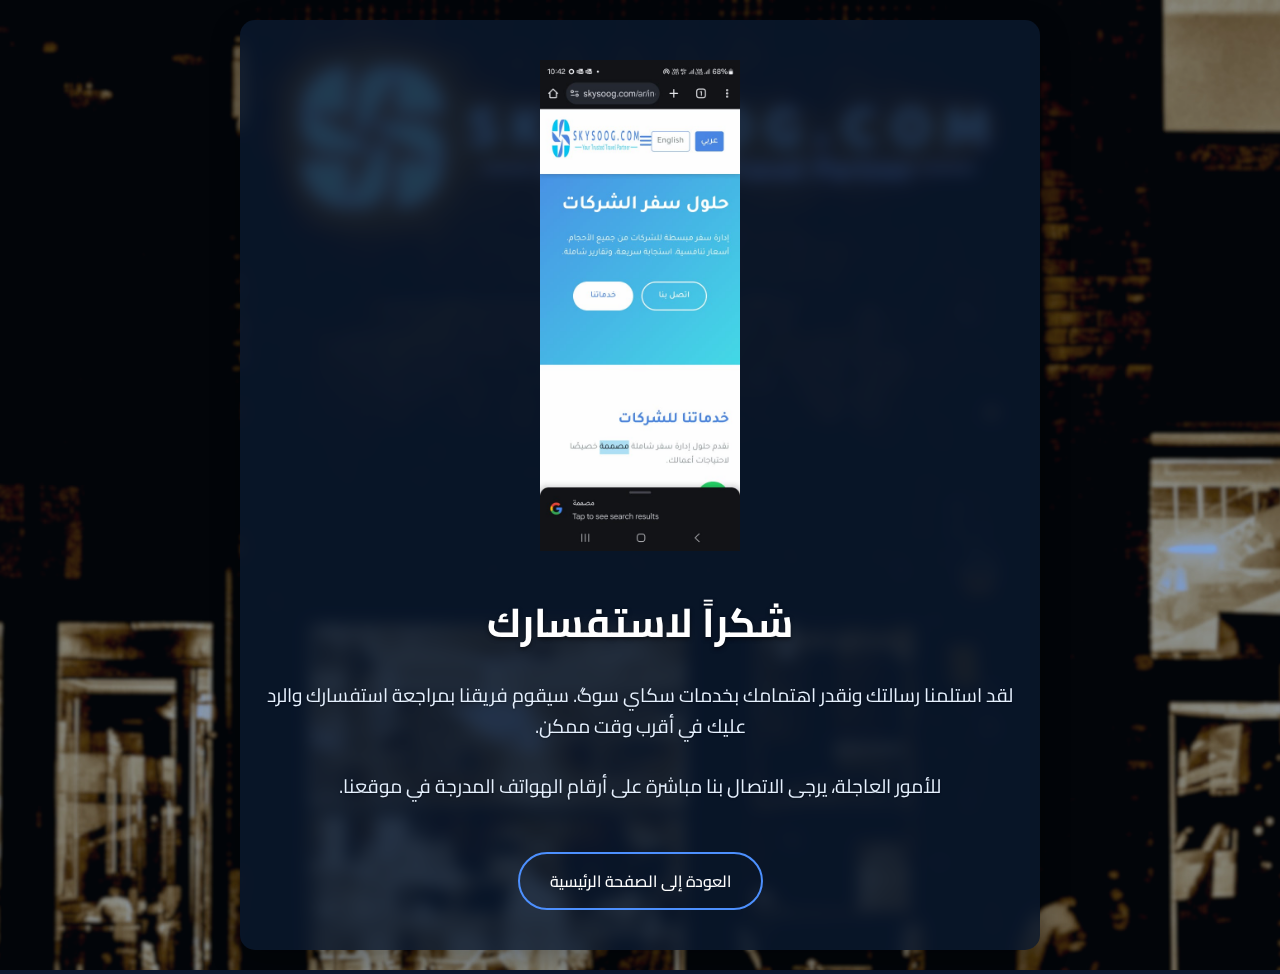
<file: ar/thank-you.html>
<!DOCTYPE html>
<html lang="ar" dir="rtl">
<head>
<link rel="apple-touch-icon" sizes="180x180" href="/apple-touch-icon.png">
<link rel="icon" type="image/png" sizes="32x32" href="/favicon-32x32.png">
<link rel="icon" type="image/png" sizes="16x16" href="/favicon-16x16.png">
<link rel="manifest" href="/site.webmanifest">
<link rel="shortcut icon" href="/favicon.ico">
<meta name="msapplication-TileColor" content="#ffffff">
<meta name="theme-color" content="#ffffff">
    <meta charset="UTF-8">
    <meta name="viewport" content="width=device-width, initial-scale=1.0">
    <title>شكراً لك - سكاي سوگ</title>
    <link rel="stylesheet" href="../css/thank-you.css">
    <link href="https://fonts.googleapis.com/css2?family=Cairo:wght@300;400;500;600;700&display=swap" rel="stylesheet">
    <style>
        body {
            font-family: 'Cairo', Arial, sans-serif;
        }
    </style>
    <!-- Canonical Tag -->
    <link rel="canonical" href="https://www.skysoog.com/ar/thank-you.html" />
    <!-- Social Media Meta Tags (Optional for Thank You page) -->
    <meta property="og:title" content="شكراً لك - سكاي سوگ" />
    <meta property="og:description" content="شكراً لتواصلك مع سكاي سوگ. سنقوم بالرد على استفسارك قريباً." />
    <meta property="og:type" content="website" />
    <meta property="og:url" content="https://www.skysoog.com/ar/thank-you.html" />
    <meta property="og:image" content="https://www.skysoog.com/images/logo.png" />
    <meta property="og:site_name" content="سكاي سوگ" />
    <meta property="og:locale" content="ar_AR" />
    <meta name="twitter:card" content="summary" />
    <meta name="twitter:title" content="شكراً لك - سكاي سوگ" />
    <meta name="twitter:description" content="شكراً لتواصلك مع سكاي سوگ. سنقوم بالرد على استفسارك قريباً." />
    <meta name="twitter:image" content="https://www.skysoog.com/images/logo.png" />
    <meta name="twitter:url" content="https://www.skysoog.com/ar/thank-you.html" />
    <!-- Schema.org JSON-LD -->
    <script type="application/ld+json">
    {
      "@context": "https://schema.org",
      "@type": "TravelAgency",
      "name": "SkySoog",
      "description": "SkySoog: Iraq's top corporate travel agency. We offer business travel solutions, flight booking, VIP services (BIAP), private jets & hotel accommodations.",
      "url": "https://www.skysoog.com/",
      "logo": "https://www.skysoog.com/images/logo.png",
      "telephone": "+964-773-9999-464",
      "email": "booking@skysoog.com",
      "address": {
        "@type": "PostalAddress",
        "streetAddress": "Royal Mansour Complex, Building 27, Office 603",
        "addressLocality": "Al-Mansour",
        "addressRegion": "Baghdad",
        "addressCountry": "IQ"
      },
      "openingHours": "Mo-Su 00:00-23:59",
      "sameAs": [
        "https://www.facebook.com/SkySoog",
        "https://www.instagram.com/skysoog/",
        "https://www.linkedin.com/company/skysoog"
      ]
    }
    </script>
</head>
<body class="rtl">
    <div class="background-container">
        <img src="../images/background.jpg" alt="خلفية سكاي سوگ">
        <div class="overlay"></div>
    </div>
    
    <div class="content">
        <img src="../images/logo.png" alt="شعار سكاي سوگ" class="logo">
        <h1>شكراً لاستفسارك</h1>
        <p>لقد استلمنا رسالتك ونقدر اهتمامك بخدمات سكاي سوگ. سيقوم فريقنا بمراجعة استفسارك والرد عليك في أقرب وقت ممكن.</p>
        <p>للأمور العاجلة، يرجى الاتصال بنا مباشرة على أرقام الهواتف المدرجة في موقعنا.</p>
        <a href="https://skysoog.com/ar/index.html" class="btn">العودة إلى الصفحة الرئيسية</a>
    </div>
    <script src="../js/whatsapp-button.js"></script>
</body>
</html>
</file>
<file: css/styles.css>
/* Main styles for the corporate website */
@import url('https://fonts.googleapis.com/css2?family=Poppins:wght@300;400;500;600;700&display=swap');

:root {
  --primary: #4986e4;
  --secondary: #43d9e6;
  --white: #fffefe;
  --dark: #333333;
  --light-gray: #f5f5f5;
  --medium-gray: #e0e0e0;
  --text-dark: #5d6d7e;
  --text-light: #7f8c8d;
  --shadow: 0 4px 6px rgba(0, 0, 0, 0.1);
  --transition: all 0.3s ease;
}

* {
  margin: 0;
  padding: 0;
  box-sizing: border-box;
}

body {
  font-family: 'Poppins', sans-serif;
  line-height: 1.6;
  color: #7f8c8d;
  background-color: var(--white);
  overflow-x: hidden;
}

a {
  text-decoration: none;
  color: inherit;
  transition: var(--transition);
}

ul {
  list-style: none;
}

img {
  max-width: 100%;
  height: auto;
}

.container {
  width: 100%;
  max-width: 1200px;
  margin: 0 auto;
  padding: 0 20px;
}

/* Header */
header {
  position: fixed;
  top: 0;
  left: 0;
  width: 100%;
  background-color: var(--white);
  box-shadow: var(--shadow);
  z-index: 1000;
  padding: 15px 0;
}

.header-container {
  display: flex;
  align-items: center;
  justify-content: space-between;
}

.logo img {
  height: 80px;
  width: auto;
}

.nav-menu {
  display: flex;
  align-items: center;
}

.nav-menu li {
  margin: 0 15px 0 0;
}

.nav-menu a {
  color: var(--text-dark);
  font-weight: 500;
  position: relative;
  padding: 5px 0;
}

.nav-menu a::after {
  content: '';
  position: absolute;
  bottom: 0;
  left: 0;
  width: 0;
  height: 2px;
  background-color: var(--primary);
  transition: var(--transition);
}

.nav-menu a:hover {
  color: var(--primary);
}

.nav-menu a:hover::after {
  width: 100%;
}

.language-switcher {
  display: flex;
  align-items: center;
}

.language-btn {
  padding: 5px 10px;
  margin-left: 10px;
  border-radius: 4px;
  font-weight: 500;
  color: var(--primary);
  background-color: transparent;
  border: 1px solid var(--primary);
  transition: var(--transition);
}

.language-btn:hover, .language-btn.active {
  background-color: var(--primary);
  color: var(--white);
}

.mobile-menu-btn {
  display: none;
  background: none;
  border: none;
  font-size: 24px;
  cursor: pointer;
  color: var(--primary);
}

/* Hero Section */
.hero {
  padding: 150px 0 100px;
  background: linear-gradient(135deg, var(--primary) 0%, var(--secondary) 100%);
  color: var(--white);
  text-align: center;
  margin-top: 0;
}

.hero h1 {
  font-size: 48px;
  margin-bottom: 20px;
  font-weight: 700;
}

.hero p {
  font-size: 18px;
  max-width: 800px;
  margin: 0 auto 40px;
}

.hero-btns {
  display: flex;
  justify-content: center;
  gap: 20px;
}

.btn {
  display: inline-block;
  padding: 12px 30px;
  border-radius: 30px;
  font-weight: 500;
  text-align: center;
  cursor: pointer;
  transition: var(--transition);
  background-color: var(--white);
  color: var(--primary);
  border: 2px solid var(--white);
}

.btn:hover {
  transform: translateY(-3px);
  box-shadow: 0 10px 20px rgba(0, 0, 0, 0.1);
}

.btn-outline {
  background-color: transparent;
  color: var(--white);
  border: 2px solid var(--white);
}

.btn-outline:hover {
  background-color: var(--white);
  color: var(--primary);
}

/* Section Styles */
.section {
  padding: 80px 0;
}

.section-title {
  font-size: 36px;
  font-weight: 700;
  color: var(--primary);
  text-align: center;
  margin-bottom: 15px;
}

.section-subtitle {
  font-size: 18px;
  color: var(--text-light);
  text-align: center;
  max-width: 800px;
  margin: 0 auto 50px;
}

/* Services Section */
.services-grid {
  display: grid;
  grid-template-columns: repeat(auto-fit, minmax(300px, 1fr));
  gap: 30px;
  margin-top: 50px;
}

.service-card {
  background-color: var(--white);
  border-radius: 10px;
  padding: 30px;
  box-shadow: var(--shadow);
  transition: var(--transition);
  text-align: center;
}

.service-card:hover {
  transform: translateY(-10px);
  box-shadow: 0 15px 30px rgba(0, 0, 0, 0.1);
}

.service-icon {
  width: 70px;
  height: 70px;
  background-color: rgba(73, 134, 228, 0.1);
  border-radius: 50%;
  display: flex;
  align-items: center;
  justify-content: center;
  margin: 0 auto 20px;
}

.service-icon i {
  font-size: 30px;
  color: var(--primary);
}

.service-card h3 {
  font-size: 22px;
  font-weight: 600;
  margin-bottom: 15px;
  color: var(--text-dark);
}

.service-card p {
  color: var(--text-light);
  margin-bottom: 20px;
}

.btn-text {
  color: var(--primary);
  font-weight: 600;
  position: relative;
  display: inline-block;
}

.btn-text::after {
  content: '';
  position: absolute;
  bottom: -2px;
  left: 0;
  width: 0;
  height: 2px;
  background-color: var(--primary);
  transition: var(--transition);
}

.btn-text:hover::after {
  width: 100%;
}

/* Benefits Section */
.benefits-section {
  background-color: var(--light-gray);
  padding: 80px 0;
}

.benefits-container {
  display: grid;
  grid-template-columns: 1fr 1fr;
  gap: 50px;
  align-items: center;
}

.benefit-image img {
  border-radius: 10px;
  box-shadow: var(--shadow);
  width: 100%;
}

.benefit-content {
  display: flex;
  flex-direction: column;
  gap: 30px;
}

.benefit-item {
  display: flex;
  align-items: flex-start;
  gap: 20px;
}

.benefit-icon {
  width: 50px;
  height: 50px;
  background-color: rgba(73, 134, 228, 0.1);
  border-radius: 50%;
  display: flex;
  align-items: center;
  justify-content: center;
  flex-shrink: 0;
}

.benefit-icon i {
  font-size: 20px;
  color: var(--primary);
}

.benefit-text h3 {
  font-size: 20px;
  font-weight: 600;
  margin-bottom: 10px;
  color: var(--text-dark);
}

.benefit-text p {
  color: var(--text-light);
}

/* Testimonials Section */
.testimonials-section {
  padding: 80px 0;
}

.testimonials-container {
  display: grid;
  grid-template-columns: repeat(auto-fit, minmax(300px, 1fr));
  gap: 30px;
  margin-top: 50px;
}

.testimonial-card {
  background-color: var(--white);
  border-radius: 10px;
  padding: 30px;
  box-shadow: var(--shadow);
}

.testimonial-content {
  margin-bottom: 20px;
}

.testimonial-content p {
  font-style: italic;
  color: var(--text-dark);
}

.testimonial-author {
  display: flex;
  align-items: center;
  gap: 15px;
}

.testimonial-author img {
  width: 100px;
  height: auto;
  border-radius: 0;
  object-fit: contain;
}

.author-info h4 {
  font-size: 18px;
  font-weight: 600;
  color: var(--text-dark);
}

.author-info p {
  font-size: 14px;
  color: var(--text-light);
}

/* About Section */
.about-section {
  background-color: var(--light-gray);
  padding: 80px 0;
}

.about-container {
  display: grid;
  grid-template-columns: 1fr 1fr;
  gap: 50px;
  align-items: center;
}

.about-content p {
  margin-bottom: 20px;
  color: var(--text-light);
}

.about-image img {
  border-radius: 10px;
  box-shadow: var(--shadow);
  width: 100%;
}

/* Contact Section */
.contact-section {
  padding: 80px 0;
}

.contact-container {
  display: grid;
  grid-template-columns: 1fr 1fr;
  gap: 50px;
}

.contact-info {
  display: flex;
  flex-direction: column;
  gap: 30px;
}

.contact-item {
  display: flex;
  align-items: flex-start;
  gap: 20px;
}

.contact-icon {
  width: 50px;
  height: 50px;
  background-color: rgba(73, 134, 228, 0.1);
  border-radius: 50%;
  display: flex;
  align-items: center;
  justify-content: center;
  flex-shrink: 0;
}

.contact-icon i {
  font-size: 20px;
  color: var(--primary);
}

.contact-text h3 {
  font-size: 20px;
  font-weight: 600;
  margin-bottom: 5px;
  color: var(--text-dark);
}

.contact-text p, .contact-text a {
  color: var(--text-light);
}

.contact-form {
  background-color: var(--white);
  border-radius: 10px;
  padding: 30px;
  box-shadow: var(--shadow);
}

.contact-form h3 {
  font-size: 24px;
  font-weight: 600;
  margin-bottom: 20px;
  color: var(--text-dark);
}

.form-group {
  margin-bottom: 20px;
}

.form-group input, .form-group textarea {
  width: 100%;
  padding: 12px 15px;
  border: 1px solid var(--medium-gray);
  border-radius: 5px;
  font-family: 'Poppins', sans-serif;
  font-size: 16px;
  color: var(--text-dark);
  transition: var(--transition);
}

.form-group input:focus, .form-group textarea:focus {
  border-color: var(--primary);
  outline: none;
}

.form-group textarea {
  height: 150px;
  resize: vertical;
}

.btn-primary {
  display: inline-block;
  padding: 12px 30px;
  background-color: var(--primary);
  color: var(--white);
  border: none;
  border-radius: 30px;
  font-weight: 600;
  cursor: pointer;
  transition: var(--transition);
}

.btn-primary:hover {
  background-color: var(--secondary);
  transform: translateY(-3px);
  box-shadow: 0 10px 20px rgba(0, 0, 0, 0.1);
}

/* Footer */
footer {
  background-color: var(--dark);
  color: var(--white);
  padding: 80px 0 20px;
}

.footer-container {
  display: grid;
  grid-template-columns: 2fr 1fr 1fr;
  gap: 50px;
  margin-bottom: 50px;
}

.footer-about {
  max-width: 400px;
}

.footer-logo {
  margin-bottom: 20px;
}

.footer-logo img {
  height: 70px;
  width: auto;
}

.footer-about p {
  margin-bottom: 20px;
  color: rgba(255, 255, 255, 0.7);
}

.social-links {
  display: flex;
  gap: 15px;
}

.social-links a {
  width: 40px;
  height: 40px;
  background-color: rgba(255, 255, 255, 0.1);
  border-radius: 50%;
  display: flex;
  align-items: center;
  justify-content: center;
  color: var(--white);
  transition: var(--transition);
}

.social-links a:hover {
  background-color: var(--primary);
  transform: translateY(-3px);
}

.footer-title {
  font-size: 20px;
  font-weight: 600;
  margin-bottom: 20px;
  color: var(--white);
}

.footer-links ul {
  display: flex;
  flex-direction: column;
  gap: 10px;
}

.footer-links a {
  color: rgba(255, 255, 255, 0.7);
  transition: var(--transition);
}

.footer-links a:hover {
  color: var(--white);
  padding-left: 5px;
}

.footer-contact p {
  display: flex;
  align-items: center;
  gap: 10px;
  margin-bottom: 15px;
  color: rgba(255, 255, 255, 0.7);
}

.footer-contact i {
  color: var(--primary);
}

.footer-contact a {
  color: rgba(255, 255, 255, 0.7);
  transition: var(--transition);
}

.footer-contact a:hover {
  color: var(--white);
}

.footer-bottom {
  text-align: center;
  padding-top: 20px;
  border-top: 1px solid rgba(255, 255, 255, 0.1);
}

.footer-bottom p {
  color: rgba(255, 255, 255, 0.5);
  font-size: 14px;
}

/* Responsive Styles */
@media (max-width: 992px) {
  .benefits-container, .about-container, .contact-container {
    grid-template-columns: 1fr;
  }
  
  .benefit-image, .about-image {
    order: -1;
  }
  
  .footer-container {
    grid-template-columns: 1fr 1fr;
  }
  
  .footer-about {
    grid-column: span 2;
  }
}

@media (max-width: 768px) {
  header {
    padding: 8px 0 40px; /* Increased padding at bottom to contain the buttons */
  }
  
  .header-container {
    flex-direction: column;
    align-items: center;
    padding: 5px 0;
    position: relative;
  }
  
  .logo {
    margin-bottom: 10px; /* Reduced space below logo */
    text-align: center;
  }
  
  .logo img {
    height: 40px; /* Further reduced logo size for mobile */
    width: auto;
  }
  
  /* Position language switcher on right and menu button on left */
  .language-switcher {
    position: absolute;
    bottom: -15px; /* Position closer to the logo */
    right: 20px; /* Position on right side */
    margin: 0;
    display: flex;
    z-index: 10;
  }
  
  .language-btn {
    padding: 3px 6px; /* Smaller language buttons */
    font-size: 13px; /* Smaller font size */
  }
  
  .mobile-menu-btn {
    position: absolute;
    bottom: -15px; /* Position closer to the logo */
    left: 20px; /* Position on left side */
    display: block;
    margin: 0;
    font-size: 20px; /* Smaller menu button */
    z-index: 10;
  }
  
  .nav-menu {
    position: fixed;
    top: 80px; /* Position below the header */
    left: -100%;
    width: 100%;
    height: calc(100vh - 80px);
    background-color: var(--white);
    display: flex;
    flex-direction: column; /* Ensure vertical menu */
    align-items: center;
    justify-content: flex-start;
    padding-top: 20px;
    transition: var(--transition);
    z-index: 999;
  }
  
  .nav-menu.active {
    left: 0;
  }
  
  .nav-menu li {
    margin: 15px 0;
    width: 100%;
    text-align: center;
  }
  
  .hero {
    padding: 100px 0 80px; /* Adjusted padding to ensure proper spacing */
    margin-top: 0;
  }
  
  .hero h1 {
    font-size: 32px;
    margin-top: 20px; /* Add space at the top of the heading */
  }
  
  .hero p {
    font-size: 16px;
  }
  
  .footer-container {
    grid-template-columns: 1fr;
    gap: 30px;
  }
  
  .footer-about {
    grid-column: span 1;
  }
}

@media (max-width: 576px) {
  .hero-btns {
    flex-direction: column;
    gap: 15px;
  }
  
  .section-title {
    font-size: 28px;
  }
  
  .section-subtitle {
    font-size: 16px;
  }
}

.service-image {
  width: 100%;
  height: auto;
  border-radius: 8px;
  margin-top: 20px;
  box-shadow: var(--shadow);
}

.section-header h2.benefits-title {
  color: #4986e4;
}

/* Section heading colors to match Corporate Flight Booking */
.section-header h2 {
  color: #4986e4;
}

.section-title {
  color: #4986e4;
}

#about .section-header h2,
#testimonials .section-header h2,
#contact .section-header h2 {
  color: #4986e4;
}

/* Add spacing between contact section subtitle and location information */
.contact-section .section-header {
  margin-bottom: 40px;
}

.contact-info {
  margin-top: 30px;
}

.contact-item:first-child {
  margin-top: 20px;
}

/* Ensure consistent spacing in both language versions */
#contact .section-header p,
.ar-contact .section-header p {
  margin-bottom: 30px;
}
</file>
<file: css/whatsapp-button.css>
/* WhatsApp Button Styles */
.whatsapp-btn {
    position: fixed;
    bottom: 20px;
    right: 20px;
    width: 60px;
    height: 60px;
    background-color: #25D366;
    border-radius: 50%;
    display: flex;
    justify-content: center;
    align-items: center;
    color: white;
    text-decoration: none;
    box-shadow: 0 4px 8px rgba(0, 0, 0, 0.2);
    z-index: 1000;
    opacity: 0;
    transform: scale(0);
    transition: all 0.3s ease;
}

.whatsapp-btn.show {
    opacity: 1;
    transform: scale(1);
}

.whatsapp-btn:hover {
    transform: scale(1.1);
    box-shadow: 0 6px 12px rgba(0, 0, 0, 0.3);
}

.whatsapp-btn i {
    font-size: 30px;
}

/* Pulse animation */
@keyframes pulse {
    0% {
        box-shadow: 0 0 0 0 rgba(37, 211, 102, 0.7);
    }
    70% {
        box-shadow: 0 0 0 10px rgba(37, 211, 102, 0);
    }
    100% {
        box-shadow: 0 0 0 0 rgba(37, 211, 102, 0);
    }
}

.whatsapp-btn.show {
    animation: pulse 2s infinite;
}
</file>
<file: css/custom-backgrounds.css>
/* Custom backgrounds for SkySoog website */

/* Testimonials section background with SVG world map */
.testimonials-section {
    position: relative;
    background-color: #f0f8ff !important; /* Light blue background */
    padding: 60px 0 !important;
}

/* Background image using pseudo-element to control opacity separately from content */
.testimonials-section::before {
    content: "";
    position: absolute;
    top: 0;
    left: 0;
    width: 100%;
    height: 100%;
    background-image: url('../images/backgrounds/world-map-bg.png') !important;
    background-size: contain !important;
    background-position: center !important;
    background-repeat: no-repeat !important;
    opacity: 0.1 !important; /* Extremely light - reduced by 90% as requested */
    z-index: 0 !important;
    pointer-events: none !important;
}

/* Ensure content remains at full opacity */
.testimonials-section > * {
    position: relative !important;
    z-index: 1 !important;
    opacity: 1 !important;
}

/* Modern boxed design for testimonials */
.testimonials-container {
    display: flex !important;
    flex-wrap: wrap !important;
    justify-content: center !important;
    gap: 30px !important;
    margin-top: 40px !important;
}

.testimonial-card {
    background-color: white !important;
    border-radius: 12px !important;
    box-shadow: 0 8px 24px rgba(0, 51, 102, 0.1) !important;
    padding: 30px !important;
    transition: transform 0.3s ease, box-shadow 0.3s ease !important;
    max-width: 450px !important;
    width: 100% !important;
    position: relative !important;
    overflow: hidden !important;
    border: 1px solid rgba(0, 51, 102, 0.05) !important;
}

.testimonial-card::before {
    content: "" !important;
    position: absolute !important;
    top: 0 !important;
    left: 0 !important;
    width: 100% !important;
    height: 5px !important;
    background: linear-gradient(90deg, #0066cc, #00aaff) !important;
}

.testimonial-card:hover {
    transform: translateY(-5px) !important;
    box-shadow: 0 12px 30px rgba(0, 51, 102, 0.15) !important;
}

.testimonial-content {
    margin-bottom: 20px !important;
    position: relative !important;
}

.testimonial-content::before {
    content: '"' !important;
    font-size: 60px !important;
    color: rgba(0, 51, 102, 0.1) !important;
    position: absolute !important;
    top: -20px !important;
    left: -10px !important;
    font-family: Georgia, serif !important;
}

.testimonial-content p {
    font-style: italic !important;
    color: #333 !important;
    line-height: 1.6 !important;
    position: relative !important;
    z-index: 1 !important;
}

.testimonial-author {
    display: flex !important;
    align-items: center !important;
    border-top: 1px solid rgba(0, 51, 102, 0.1) !important;
    padding-top: 20px !important;
}

.testimonial-author img {
    width: 60px !important;
    height: auto !important;
    border-radius: 50% !important;
    margin-right: 15px !important;
    border: 2px solid #f0f8ff !important;
}

.author-info h4 {
    margin: 0 0 5px 0 !important;
    color: #0066cc !important;
    font-weight: 600 !important;
}

.author-info p {
    margin: 0 !important;
    color: #666 !important;
    font-size: 0.9em !important;
}

/* Responsive adjustments */
@media (max-width: 768px) {
    .testimonial-card {
        padding: 25px !important;
    }
    
    .testimonials-container {
        gap: 20px !important;
    }
}

/* Footer background with dark dotted contrast */
footer {
    position: relative !important;
    background-color: #0a1a2f !important;
}

/* Direct background application with higher visibility */
footer {
    background-image: url('../images/backgrounds/footer-bg.jpg') !important;
    background-size: cover !important;
    background-position: center !important;
    background-repeat: no-repeat !important;
    background-blend-mode: soft-light !important;
}

/* Override any competing styles */
footer {
    position: relative !important;
    z-index: 0 !important;
}
</file>
<file: ar/css/rtl-styles.css>
/* Arabic RTL Mobile Menu Styles */
@import url('https://fonts.googleapis.com/css2?family=Tajawal:wght@300;400;500;600;700&display=swap');

:root {
  --primary: #4986e4;
  --secondary: #43d9e6;
  --white: #fffefe;
  --dark: #333333;
  --light-gray: #f5f5f5;
  --medium-gray: #e0e0e0;
  --text-dark: #5d6d7e;
  --text-light: #7f8c8d;
  --shadow: 0 4px 6px rgba(0, 0, 0, 0.1);
  --transition: all 0.3s ease;
}

body {
  font-family: 'Tajawal', sans-serif;
  direction: rtl;
  text-align: right;
  color: var(--text-light);
}

h1, h2, h3, h4, h5, h6 {
  color: var(--primary);
}

p, li, span, a:not(.btn) {
  color: var(--text-light);
}

.header-container {
  flex-direction: row-reverse;
}

.logo img {
  height: 80px; /* Restore original logo size for desktop */
  width: auto;
}

@media (max-width: 768px) {
  .logo img {
    height: 40px; /* Smaller logo for mobile only */
    width: auto;
  }
}

.nav-menu {
  flex-direction: row-reverse;
}

.nav-menu li {
  margin: 0 0 0 15px;
}

.nav-menu a::after {
  right: 0;
  left: auto;
}

.language-switcher {
  flex-direction: row-reverse;
}

.language-btn {
  margin-right: 10px;
  margin-left: 0;
}

.hero-btns {
  flex-direction: row-reverse;
}

.feature-icon {
  margin-left: 10px;
  margin-right: 0;
}

.testimonial-author {
  flex-direction: row-reverse;
}

.testimonial-author img {
  margin-left: 15px;
  margin-right: 0;
  width: 100px;
  height: auto;
  border-radius: 0;
  object-fit: contain;
}

.feature-item {
  flex-direction: row-reverse;
}

.contact-item {
  flex-direction: row-reverse;
}

.contact-icon {
  margin-left: 15px;
  margin-right: 0;
}

.social-links {
  flex-direction: row-reverse;
}

.footer-title::after {
  right: 0;
  left: auto;
}

.footer-links a:hover {
  padding-right: 5px;
  padding-left: 0;
}

.footer-contact p {
  flex-direction: row-reverse;
}

.footer-contact i {
  margin-left: 10px;
  margin-right: 0;
}

.testimonial-content::before {
  right: -10px;
  left: auto;
}

/* Fix for Arabic layout issues */
.hero {
  text-align: right;
  background: url('../images/hero-bg.jpg') no-repeat center center;
  background-size: cover;
}

.section-title, 
.section-subtitle {
  text-align: right;
}

.benefit-card,
.testimonial-card {
  text-align: right;
}

.about-content {
  flex-direction: row-reverse;
}

.service-card h3 {
  color: var(--text-dark);
  font-size: 22px;
  font-weight: 600;
  margin-bottom: 15px;
}

.service-card p {
  color: var(--text-light);
}

.service-image {
  width: 100%;
  height: 200px;
  object-fit: cover;
  border-radius: 8px;
  margin-top: 15px;
}

/* Benefits section */
.benefit-title {
  color: var(--primary);
}

.benefits-title {
  color: var(--primary);
}

.benefit-text h3 {
  color: var(--text-dark);
  font-size: 20px;
  font-weight: 600;
  margin-bottom: 10px;
}

.benefit-description {
  color: var(--text-light);
}

/* Testimonials */
.testimonial-content {
  color: var(--text-light);
}

.testimonial-author-name {
  color: var(--text-dark);
}

.testimonial-author-title {
  color: var(--text-light);
}

/* About section */
.about-title {
  color: var(--primary);
}

.about-description {
  color: var(--text-light);
}

/* Contact section */
.contact-title {
  color: var(--primary);
}

.contact-text h3 {
  color: var(--text-dark);
  font-size: 20px;
  font-weight: 600;
  margin-bottom: 5px;
}

.contact-info {
  color: var(--text-light);
}

.contact-form h3 {
  color: var(--text-dark);
  font-size: 24px;
  font-weight: 600;
  margin-bottom: 20px;
}

/* Footer */
.footer-title {
  color: var(--white);
}

.footer-about p,
.footer-links a,
.footer-contact p,
.footer-bottom p {
  color: rgba(255, 255, 255, 0.7);
}

/* COMPLETELY REBUILT MOBILE MENU FOR RTL */
@media (max-width: 768px) {
  /* Header layout for mobile */
  .header-container {
    display: flex;
    flex-direction: column;
    align-items: center;
    padding-bottom: 10px;
  }
  
  .logo {
    margin-bottom: 10px;
  }
  
  /* Mobile controls container */
  .mobile-controls {
    display: flex;
    width: 100%;
    justify-content: space-between;
    align-items: center;
    padding: 0 20px;
  }
  
  /* Language switcher positioning */
  .language-switcher {
    order: 2;
  }
  
  /* Menu button positioning */
  .mobile-menu-btn {
    display: block;
    order: 1;
    background: none;
    border: none;
    font-size: 24px;
    cursor: pointer;
    color: var(--primary);
  }
  
  .mobile-menu-btn i.fa-times {
    color: #777777;
    display: inline-block !important;
    visibility: visible !important;
    font-size: 28px;
    position: absolute;
    right: 20px;
    top: 20px;
    z-index: 1000;
  }
  
  /* Mobile menu positioning and animation */
  .nav-menu {
    position: fixed;
    top: 80px;
    right: -100%; /* Start position off-screen on the right for RTL */
    left: auto;
    width: 100%;
    height: calc(100vh - 80px);
    background-color: var(--white);
    display: none; /* Hidden by default */
    flex-direction: column;
    align-items: center;
    justify-content: flex-start;
    /* padding-top: 20px; */ /* Removed to fix gap */
    transition: all 0.3s ease;
    z-index: 999;
    text-align: center;
  }
  
  /* Active state - slide in from right */
  .nav-menu.active {
    right: 0;
    left: auto;
    display: flex;
    flex-direction: column-reverse; /* Reverse order for mobile */
    justify-content: flex-end; /* Align items to the end (top in reverse) */
  }
  
  /* Menu items styling */
  .nav-menu li {
    margin: 15px 0;
    width: 100%;
    text-align: center;
  }
  
  .nav-menu a {
    display: block;
    padding: 10px 0;
    font-size: 18px;
  }
}

/* Additional fixes for Arabic layout */
.hero h1,
.hero p {
  text-align: right;
}

.service-content {
  text-align: right;
}

.footer-bottom {
  text-align: center;
}

/* Fix for form alignment */
.form-group label {
  text-align: right;
}

/* Fix for benefit icons */
.benefit-card {
  display: flex;
  flex-direction: column;
  align-items: flex-start;
}

/* Fix for testimonial quotes */
.testimonial-content {
  padding-right: 30px;
  padding-left: 0;
}

/* Arabic section heading colors to match Corporate Flight Booking */
.section-header h2 {
  color: var(--primary);
}

#about .section-header h2,
#testimonials .section-header h2,
#contact .section-header h2 {
  color: var(--primary);
}

/* Hero section text color */
.hero h1 {
  color: var(--white);
}

.hero p {
  color: var(--white);
}

/* Section Divider Style */
.section-divider {
  height: 1px;
  background-color: var(--medium-gray);
  margin: 60px auto;
  width: 80%;
  max-width: 800px;
}

/* Mobile compatibility for section dividers */
@media (max-width: 768px) {
  .section-divider {
    margin: 40px auto;
    width: 90%;
  }
}



/* Set contact info headings to grey */
.contact-info .contact-text h3 {
  color: var(--text-dark); /* Match English version grey */
}
</file>
<file: ar/css/rtl-fixes.css>
/* === Header Navigation RTL Fix (Desktop) === */
@media (min-width: 769px) {
  html[dir="rtl"] .nav-menu {
    display: flex;
    flex-direction: row-reverse;
    justify-content: flex-start;
  }
  
  html[dir="rtl"] .nav-menu li {
    margin: 0 0 0 15px;
    margin-right: 0;
  }
  
  html[dir="rtl"] .nav-menu li:first-child {
    margin-right: 0;
  }
  
  html[dir="rtl"] .nav-menu li:last-child {
    margin-left: 0;
  }
}

/* === Center Align Services Section Header === */
#services .section-title,
#services .section-subtitle {
  text-align: center;
}

/* === About Section Subtitle Alignment === */
.about-section .section-header {
  text-align: right;
}

.about-section .section-header .section-subtitle {
  text-align: right;
  margin-right: 0;
  margin-left: auto;
  max-width: none;
}

/* === Benefits Section RTL Layout === */
@media (min-width: 769px) {
  html[dir="rtl"] .benefits-container {
    direction: rtl;
  }
  
  html[dir="rtl"] .benefits-container .benefit-image {
    order: 2; /* Move image to the left in RTL */
  }
  
  html[dir="rtl"] .benefits-container .benefit-content {
    order: 1; /* Move content to the right in RTL */
  }
}

/* === Benefits Section Header Alignment === */
.benefits-section .section-header {
  text-align: right;
}

/* === Benefits Section RTL Icon Placement === */
html[dir="rtl"] .benefit-item {
  flex-direction: row-reverse; /* Ensure icon is on the right */
}

html[dir="rtl"] .benefit-icon {
  margin-left: 20px; /* Space between icon (right) and text (left) */
  margin-right: 0;
}

/* === Contact Section RTL Icon Placement === */
html[dir="rtl"] .contact-item {
  display: flex; /* Ensure flex display */
  flex-direction: row-reverse; /* Icon on the right */
  align-items: center; /* Vertically align icon and text */
  margin-bottom: 20px; /* Space between items */
}

html[dir="rtl"] .contact-icon {
  margin-left: 15px; /* Space between icon (right) and text (left) */
  margin-right: 0;
  flex-shrink: 0; /* Prevent icon shrinking */
  width: 30px; /* Give icon fixed width */
  text-align: center;
}

html[dir="rtl"] .contact-text {
  text-align: right; /* Ensure text is right-aligned */
  flex-grow: 1;
}

/* === Footer Contact RTL Icon Placement === */
html[dir="rtl"] .footer-contact p {
  display: flex; /* Use flexbox for alignment */
  flex-direction: row-reverse; /* Icon on the right */
  align-items: center; /* Vertically align icon and text */
  margin-bottom: 10px;
  text-align: right;
}

html[dir="rtl"] .footer-contact i {
  margin-left: 10px; /* Space between icon (right) and text (left) */
  margin-right: 0;
  width: 20px; /* Give icon fixed width */
  text-align: center;
  flex-shrink: 0;
}

/* === Contact Form RTL Alignment === */
html[dir="rtl"] .contact-form input,
html[dir="rtl"] .contact-form textarea {
  text-align: right;
  direction: rtl; /* Explicitly set direction */
}

/* Ensure placeholder text is also right-aligned */
html[dir="rtl"] .contact-form input::placeholder,
html[dir="rtl"] .contact-form textarea::placeholder {
  text-align: right;
  direction: rtl;
}

/* Keep LTR text like phone/email displayed correctly */
html[dir="rtl"] .footer-contact p a,
html[dir="rtl"] .contact-text p a {
  direction: ltr;
  unicode-bidi: embed;
  display: inline-block;
}
</file>
<file: css/thank-you.css>
/* SkySoog Thank You Page Styles */
* {
    margin: 0;
    padding: 0;
    box-sizing: border-box;
    font-family: 'Poppins', Arial, sans-serif;
}

body {
    background-color: #0a192f;
    color: #ffffff;
    min-height: 100vh;
    display: flex;
    flex-direction: column;
    align-items: center;
    justify-content: center;
    text-align: center;
    position: relative;
    overflow: hidden;
}

.background-container {
    position: absolute;
    top: 0;
    left: 0;
    width: 100%;
    height: 100%;
    z-index: -1;
}

.background-container img {
    width: 100%;
    height: 100%;
    object-fit: cover;
    opacity: 0.8;
}

.overlay {
    position: absolute;
    top: 0;
    left: 0;
    width: 100%;
    height: 100%;
    background-color: rgba(10, 25, 47, 0.7);
    z-index: -1;
}

.content {
    max-width: 800px;
    padding: 40px 20px;
    background-color: rgba(10, 25, 47, 0.8);
    border-radius: 15px;
    backdrop-filter: blur(8px);
    margin: 20px;
    z-index: 1;
    box-shadow: 0 10px 30px rgba(0, 0, 0, 0.3);
}

h1 {
    font-size: 2.5rem;
    margin-bottom: 20px;
    color: #ffffff;
    text-shadow: 0 2px 4px rgba(0, 0, 0, 0.5);
}

p {
    font-size: 1.2rem;
    line-height: 1.6;
    margin-bottom: 30px;
    color: #e6f1ff;
    text-shadow: 0 1px 2px rgba(0, 0, 0, 0.3);
}

.btn {
    display: inline-block;
    padding: 12px 30px;
    background-color: transparent;
    color: #ffffff;
    text-decoration: none;
    border-radius: 30px;
    font-weight: 500;
    font-size: 1rem;
    transition: all 0.3s ease;
    border: 2px solid #4d90fe;
    margin-top: 20px;
    cursor: pointer;
}

.btn:hover {
    background-color: #4d90fe;
    color: #ffffff;
    transform: translateY(-3px);
    box-shadow: 0 10px 20px rgba(0, 0, 0, 0.2);
}

.logo {
    max-width: 200px;
    margin-bottom: 30px;
}

/* Responsive adjustments */
@media (max-width: 768px) {
    h1 {
        font-size: 2rem;
    }
    
    p {
        font-size: 1rem;
    }
    
    .content {
        padding: 30px 15px;
        max-width: 90%;
    }
    
    .logo {
        max-width: 150px;
    }
}

@media (max-width: 480px) {
    h1 {
        font-size: 1.8rem;
    }
    
    p {
        font-size: 0.95rem;
        line-height: 1.5;
    }
    
    .btn {
        padding: 10px 25px;
        font-size: 0.9rem;
    }
    
    .content {
        padding: 25px 15px;
    }
}

/* RTL Support for Arabic */
.rtl {
    direction: rtl;
}

.rtl .btn {
    font-family: 'Cairo', Arial, sans-serif;
}

.rtl h1, .rtl p {
    font-family: 'Cairo', Arial, sans-serif;
}
</file>
